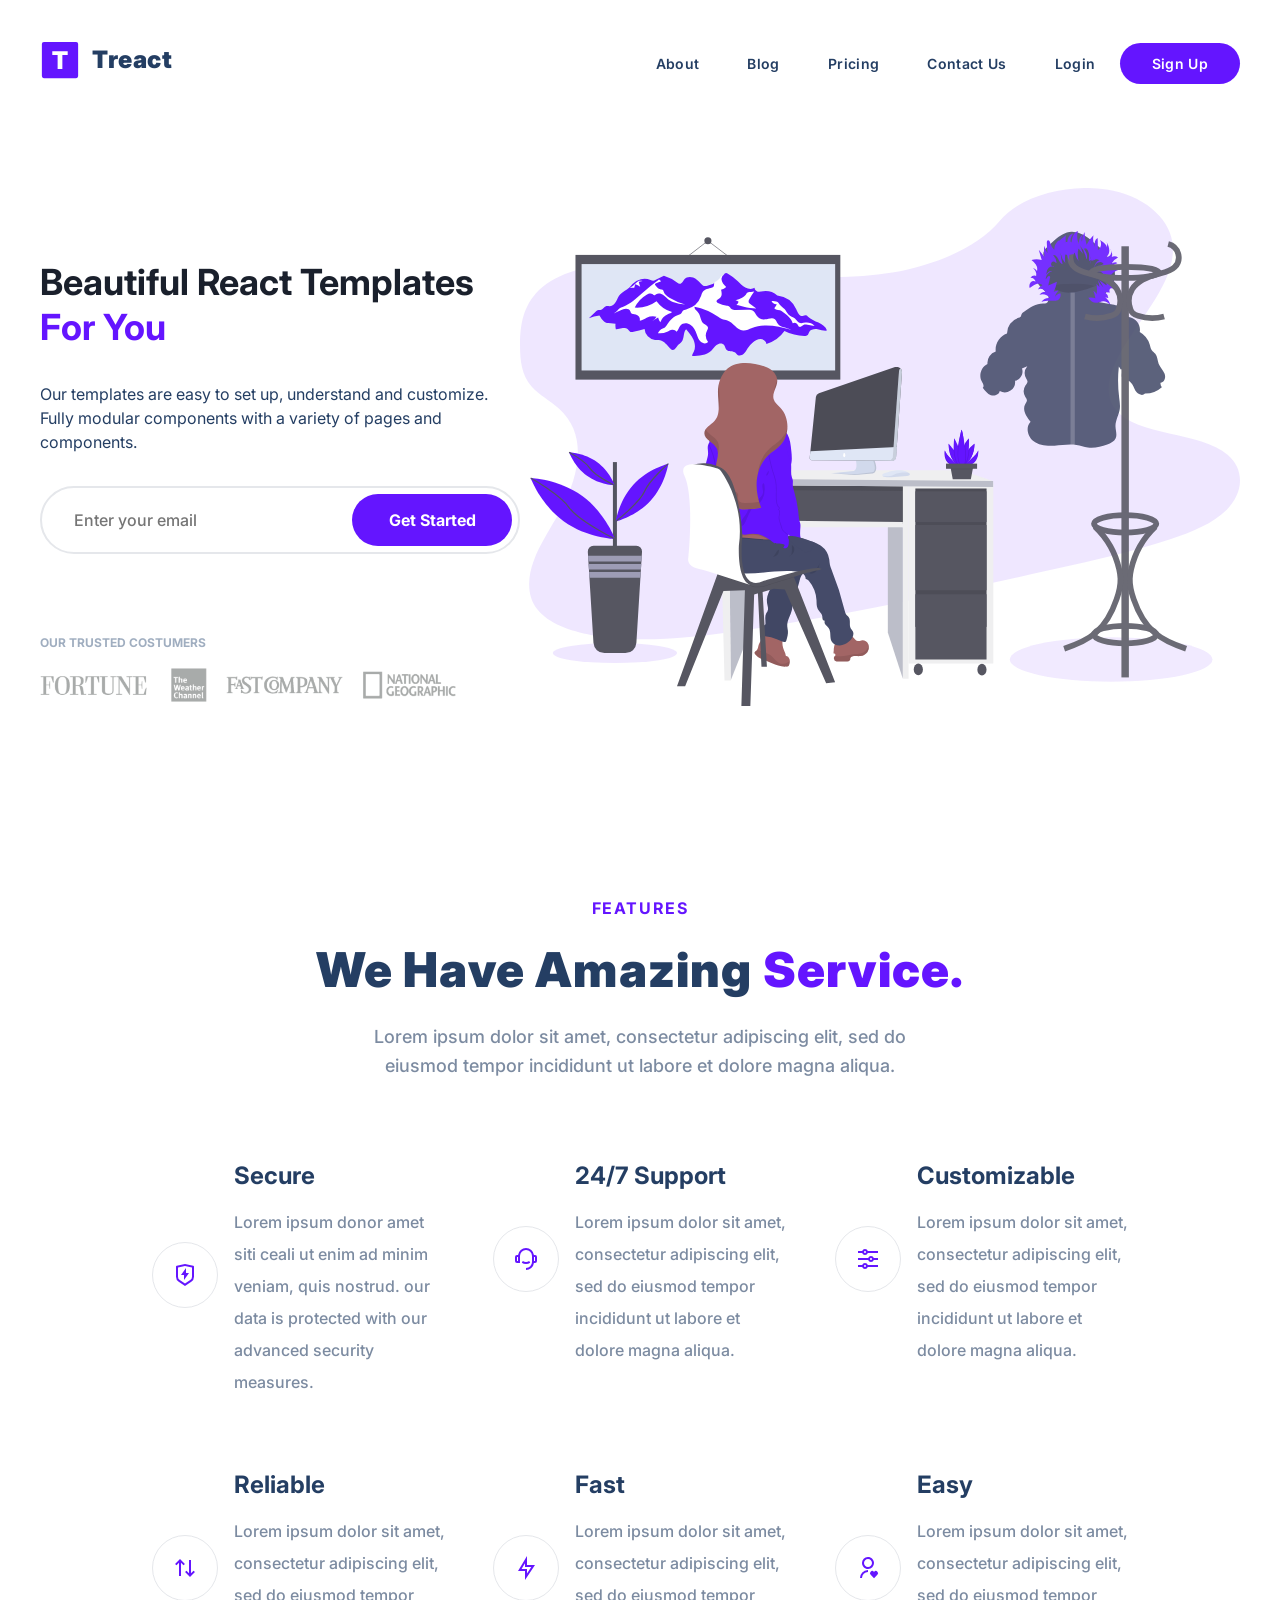
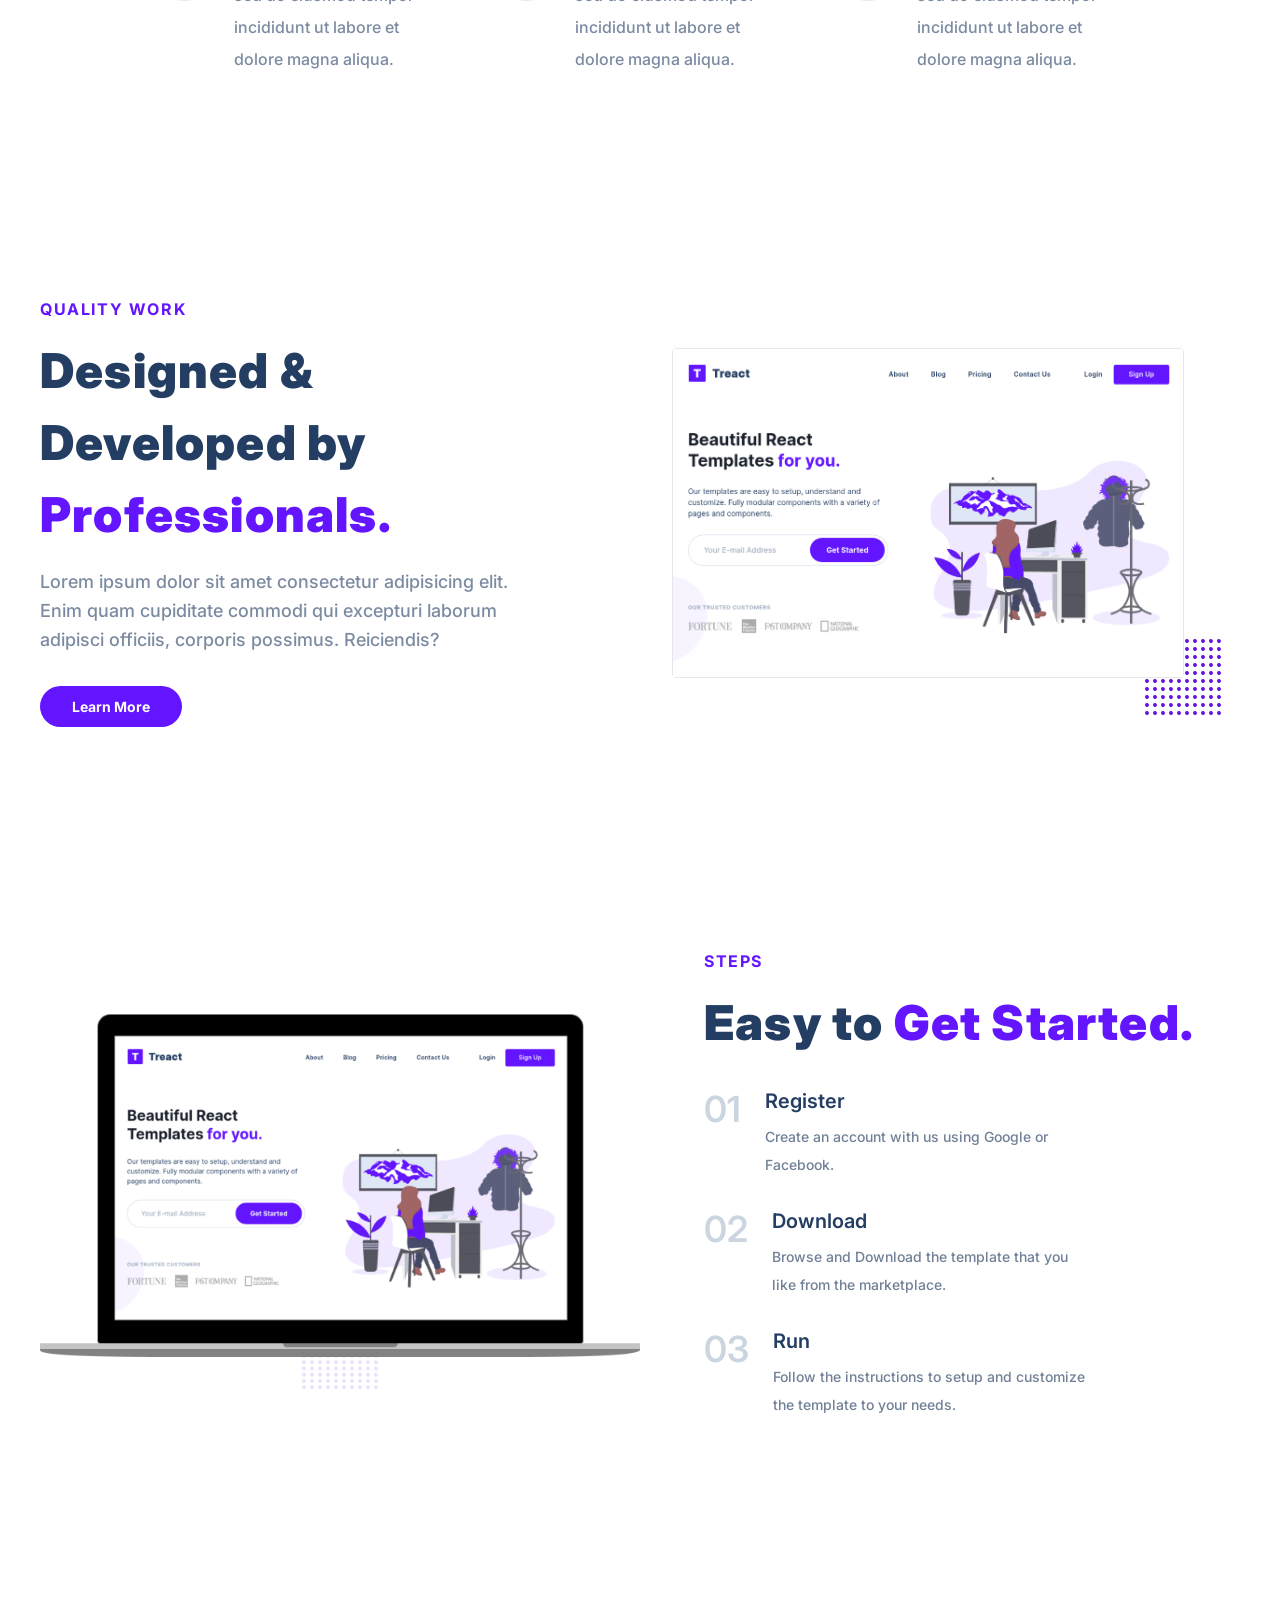
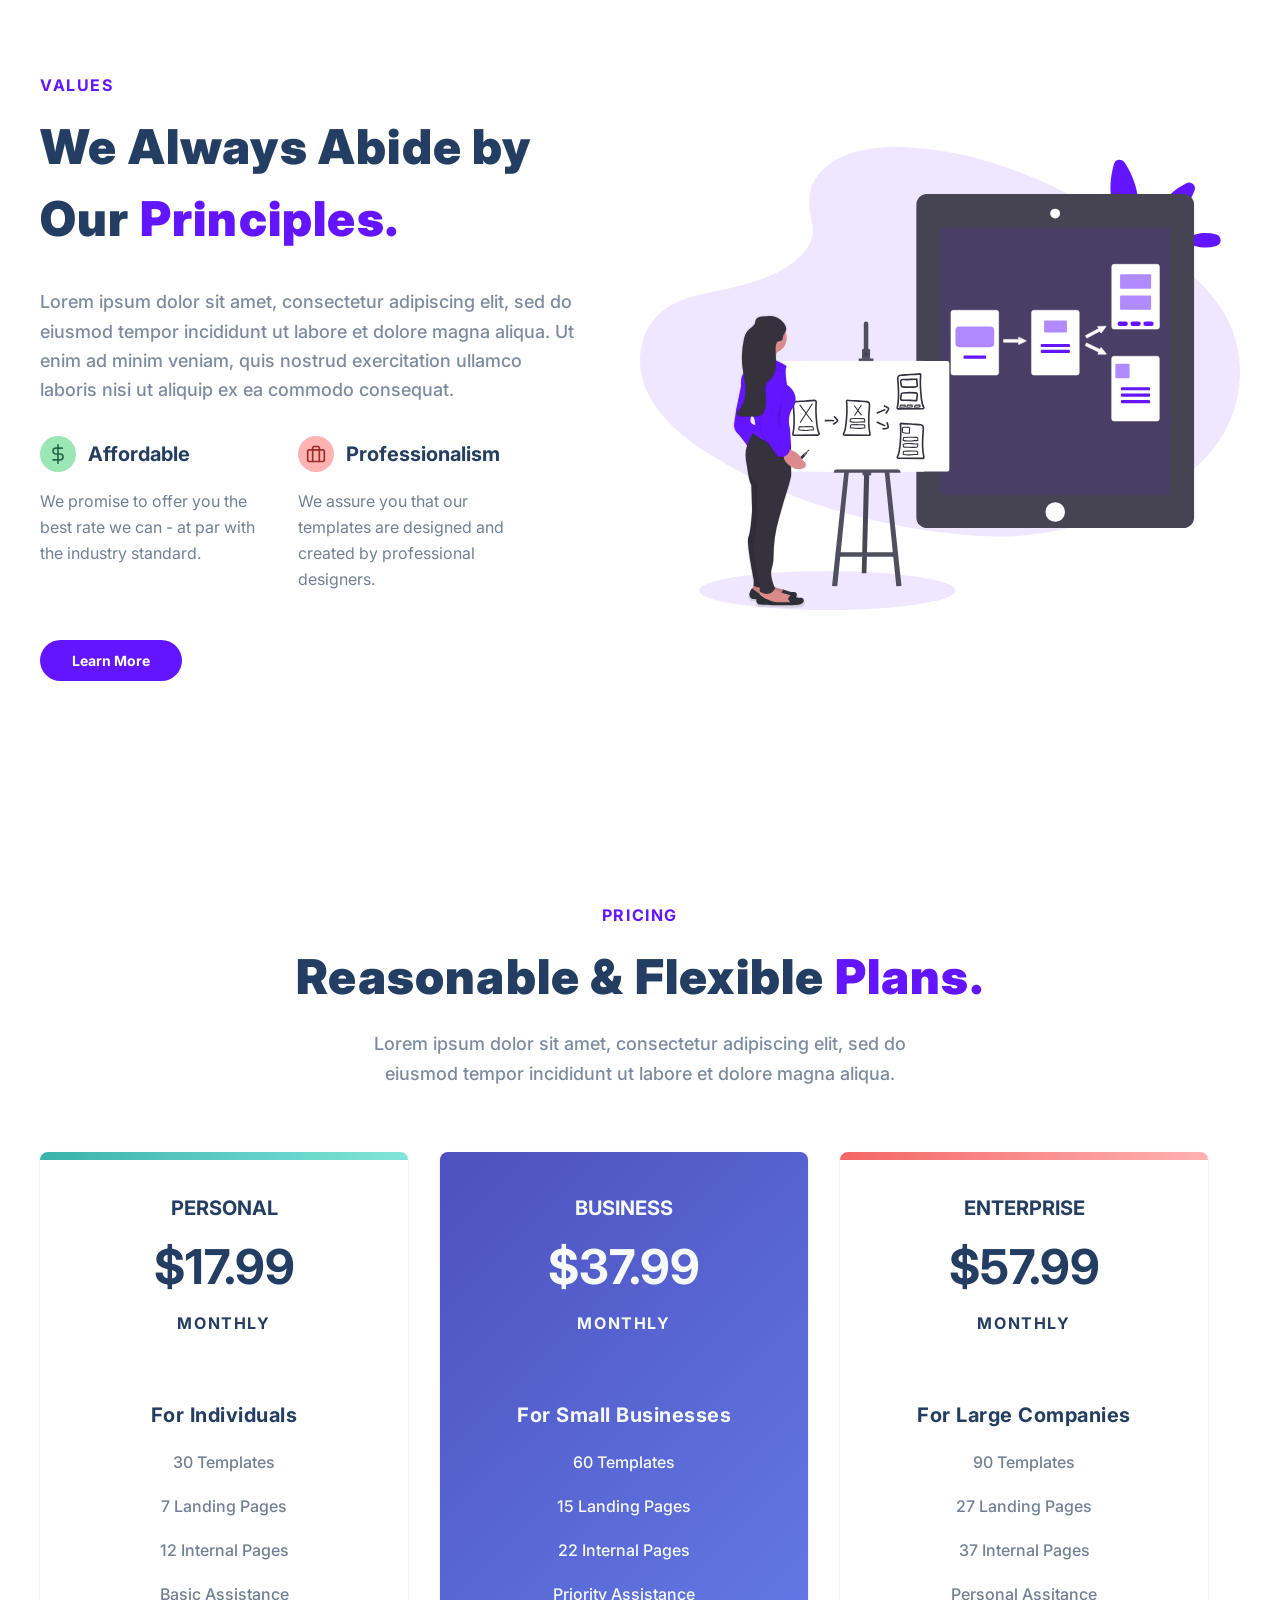
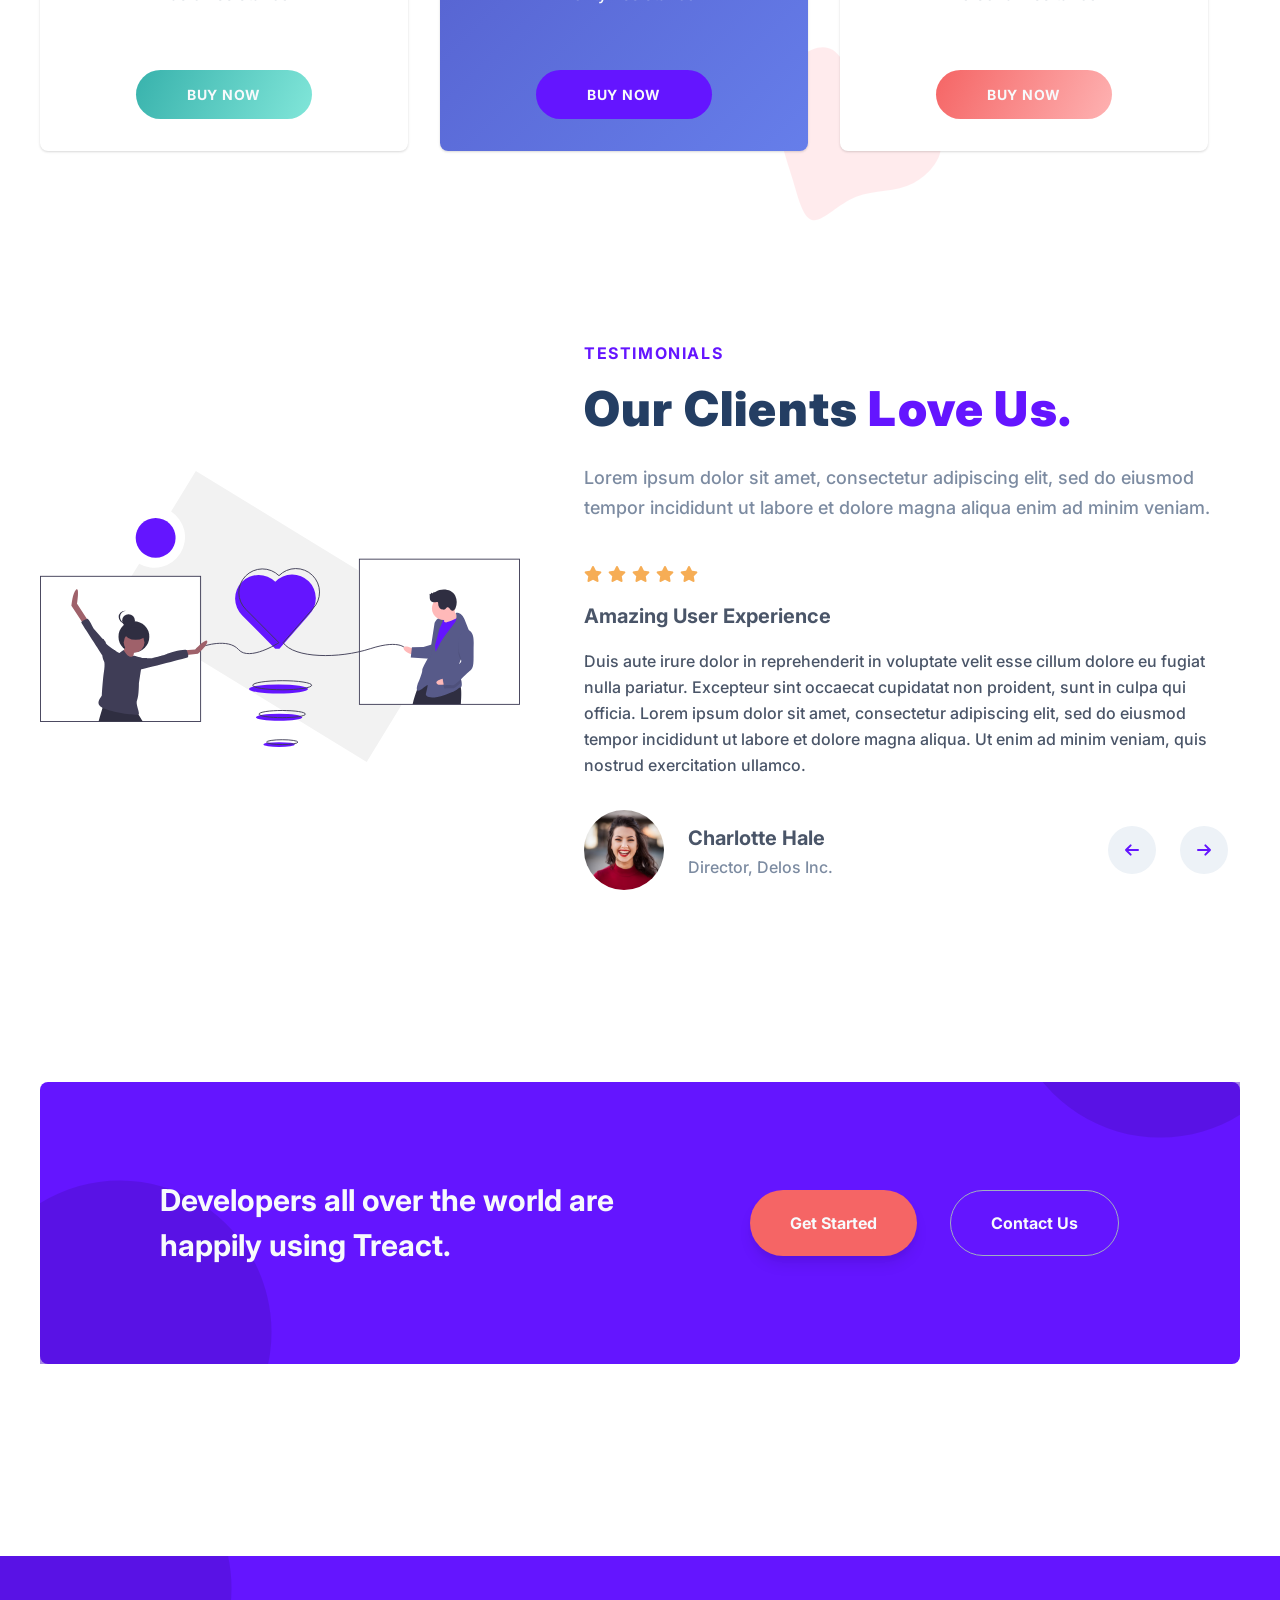
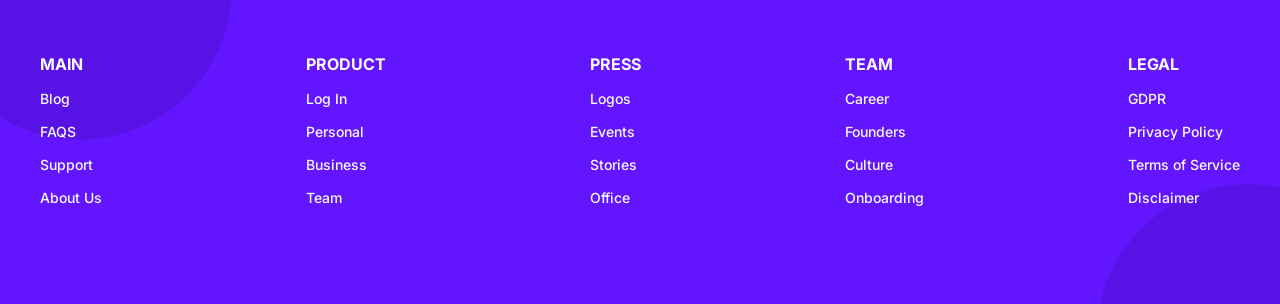
<file: index.html>
<!doctype html>
<html lang="en">
  <head>
    <meta charset="UTF-8" />
    <meta http-equiv="X-UA-Compatible" content="IE=edge" />
    <meta name="viewport" content="width=device-width, initial-scale=1.0" />
    <title>Treact</title>
    <link rel="stylesheet" href="style.css" />
    <link
      rel="stylesheet"
      href="https://pro.fontawesome.com/releases/v5.10.0/css/all.css"
      integrity="sha384-AYmEC3Yw5cVb3ZcuHtOA93w35dYTsvhLPVnYs9eStHfGJvOvKxVfELGroGkvsg+p"
      crossorigin="anonymous"
    />
    <script src="script.js"></script>
  </head>

  <body>
    <section id="landing">
      <nav>
        <div class="row nav__row">
          <div class="nav__logo">
            <img
              class="nav__logo--img"
              src="./assets/logo.2c489fc453a1783cbadacf914efa3df6.svg"
              alt="LOGO"
            />
            <div class="nav__logo--title">Treact</div>
          </div>
          <div class="nav__links">
            <a href="#" class="nav__link">About</a>
            <a href="#" class="nav__link">Blog</a>
            <a href="#" class="nav__link">Pricing</a>
            <a href="#" class="nav__link">Contact Us</a>
            <a href="#" class="nav__link login">Login</a>
            <a href="#" class="nav__link nav__link--primary">Sign Up</a>
          </div>
          <button class="btn__menu" onclick="openMenu()">
            <svg
              xmlns="http://www.w3.org/2000/svg"
              width="24"
              height="24"
              viewBox="0 0 24 24"
              fill="none"
              stroke="currentColor"
              stroke-width="2"
              stroke-linecap="round"
              stroke-linejoin="round"
              class="btn__menu--svg"
            >
              <line x1="3" y1="12" x2="21" y2="12"></line>
              <line x1="3" y1="6" x2="21" y2="6"></line>
              <line x1="3" y1="18" x2="21" y2="18"></line>
            </svg>
          </button>
        </div>
      </nav>
      <div class="modal">
        <button class="btn__menu btn__menu--close" onclick="closeMenu()">
          <svg
            xmlns="http://www.w3.org/2000/svg"
            width="24"
            height="24"
            viewBox="0 0 24 24"
            fill="none"
            stroke="currentColor"
            stroke-width="2"
            stroke-linecap="round"
            stroke-linejoin="round"
            class="light___StyledCloseIcon-lj69nl-14 fASujC"
          >
            <line x1="18" y1="6" x2="6" y2="18"></line>
            <line x1="6" y1="6" x2="18" y2="18"></line>
          </svg>
        </button>
        <div class="modal__links">
          <a class="modal__link">About</a>
          <a class="modal__link">Blog</a>
          <a class="modal__link">Pricing</a>
          <a class="modal__link">Contact Us</a>
          <a class="modal__link">Login</a>
          <a class="modal__link modal__link--primary">Sign Up</a>
        </div>
      </div>
      <header>
        <div class="container">
          <div class="row">
            <div class="header__description">
              <h1>
                Beautiful React Templates <span class="purple">For You</span>
              </h1>
              <p class="header__description--para">
                Our templates are easy to set up, understand and customize.
                Fully modular components with a variety of pages and components.
              </p>
              <div class="header__email">
                <input
                  type="text"
                  class="header__email--input"
                  placeholder="Enter your email"
                />
                <button class="header__email--btn">Get Started</button>
              </div>
              <p class="header__customers--title">OUR TRUSTED COSTUMERS</p>
              <img
                src="./assets/customers-logo-strip.680ac7c2e8ae28161d2c.png"
                class="header__customers"
              />
            </div>
            <figure class="header__img--wrapper">
              <img
                src="./assets/design-illustration-2.6da6a00b20c07c4a9b65d1870679e1b8.svg"
                class="header__img"
              />
            </figure>
          </div>
        </div>
      </header>
    </section>
    <main>
      <section id="features">
        <div class="container">
          <div class="row__narrow">
            <h4 class="section__tag">FEATURES</h4>
            <h2 class="section__title">
              We Have Amazing <span class="purple">Service.</span>
            </h2>
            <div class="section__para">
              Lorem ipsum dolor sit amet, consectetur adipiscing elit, sed do
              eiusmod tempor incididunt ut labore et dolore magna aliqua.
            </div>
            <div class="features">
              <div class="feature">
                <div class="feature__row">
                  <figure class="feature__img--wrapper">
                    <img
                      src="./assets/shield-icon.daefe14b320b14fbd9cbd18908ac93ec.svg"
                      class="feature__img"
                    />
                  </figure>
                  <div class="feature__text">
                    <h2 class="feature__title">Secure</h2>
                    <p class="feature__para">
                      Lorem ipsum donor amet siti ceali ut enim ad minim veniam,
                      quis nostrud. our data is protected with our advanced
                      security measures.
                    </p>
                  </div>
                </div>
              </div>
              <div class="feature">
                <div class="feature__row">
                  <figure class="feature__img--wrapper">
                    <img
                      src="./assets/support-icon.f9253ffa8cb6ffde5bbaa05eb5136375.svg"
                      class="feature__img"
                    />
                  </figure>
                  <div class="feature__text">
                    <h2 class="feature__title">24/7 Support</h2>
                    <p class="feature__para">
                      Lorem ipsum dolor sit amet, consectetur adipiscing elit,
                      sed do eiusmod tempor incididunt ut labore et dolore magna
                      aliqua.
                    </p>
                  </div>
                </div>
              </div>
              <div class="feature">
                <div class="feature__row">
                  <figure class="feature__img--wrapper">
                    <img
                      src="./assets/customize-icon.367468c90fd796009b97fbfba67b2c6a.svg"
                      class="feature__img"
                    />
                  </figure>
                  <div class="feature__text">
                    <h2 class="feature__title">Customizable</h2>
                    <p class="feature__para">
                      Lorem ipsum dolor sit amet, consectetur adipiscing elit,
                      sed do eiusmod tempor incididunt ut labore et dolore magna
                      aliqua.
                    </p>
                  </div>
                </div>
              </div>
              <div class="feature">
                <div class="feature__row">
                  <figure class="feature__img--wrapper">
                    <img
                      src="./assets/reliable-icon.1367510a8f0a1bec76dc425d25f92f43.svg"
                      class="feature__img"
                    />
                  </figure>
                  <div class="feature__text">
                    <h2 class="feature__title">Reliable</h2>
                    <p class="feature__para">
                      Lorem ipsum dolor sit amet, consectetur adipiscing elit,
                      sed do eiusmod tempor incididunt ut labore et dolore magna
                      aliqua.
                    </p>
                  </div>
                </div>
              </div>
              <div class="feature">
                <div class="feature__row">
                  <figure class="feature__img--wrapper">
                    <img
                      src="./assets/fast-icon.dbb971a73d4805d2fc3bcdacdb55beba.svg"
                      class="feature__img"
                    />
                  </figure>
                  <div class="feature__text">
                    <h2 class="feature__title">Fast</h2>
                    <p class="feature__para">
                      Lorem ipsum dolor sit amet, consectetur adipiscing elit,
                      sed do eiusmod tempor incididunt ut labore et dolore magna
                      aliqua.
                    </p>
                  </div>
                </div>
              </div>
              <div class="feature">
                <div class="feature__row">
                  <figure class="feature__img--wrapper">
                    <img
                      src="./assets/simple-icon.673b7e1750b2a4ef32907fc164828d00.svg"
                      class="feature__img"
                    />
                  </figure>
                  <div class="feature__text">
                    <h2 class="feature__title">Easy</h2>
                    <p class="feature__para">
                      Lorem ipsum dolor sit amet, consectetur adipiscing elit,
                      sed do eiusmod tempor incididunt ut labore et dolore magna
                      aliqua.
                    </p>
                  </div>
                </div>
              </div>
            </div>
          </div>
        </div>
      </section>
      <section id="quality">
        <div class="container">
          <div class="row">
            <div class="quality__description">
              <div class="section__tag">QUALITY WORK</div>
              <h2 class="section__title">
                Designed & Developed by
                <span class="purple">Professionals.</span>
              </h2>
              <p class="section__para">
                Lorem ipsum dolor sit amet consectetur adipisicing elit. Enim
                quam cupiditate commodi qui excepturi laborum adipisci officiis,
                corporis possimus. Reiciendis?
              </p>
              <button class="btn">Learn More</button>
            </div>
            <figure class="quality__img--wrapper">
              <img
                src="./assets/hero-screenshot-1.40a097b525c2f8c9808e.png"
                class="quality__img"
              />
              <svg viewBox="0 0 1280 1280" class="quality__grid">
                $0
                <path
                  d="M55 33.5C44.5 37 35 47.6 32.8 58.3c-4.3 20.6 16.3 41.2 36.9 36.9 15.5-3.2 27.5-19 26-33.9-1.1-10.5-9-21.3-19-26.2-6.1-2.9-15.5-3.6-21.7-1.6zM183 33.5c-15.1 5-25.3 21.6-22.2 36.2 2.5 11.9 13.6 23 25.4 25.5 19.4 4.1 39.5-14.2 37.5-33.9-1.1-10.5-9-21.3-19-26.2-6.1-2.9-15.5-3.6-21.7-1.6zM311 33.5c-10.5 3.5-20 14.1-22.2 24.8-4.3 20.6 16.3 41.2 36.9 36.9 15.5-3.2 27.5-19 26-33.9-1.1-10.5-9-21.3-19-26.2-6.1-2.9-15.5-3.6-21.7-1.6zM439 33.5c-10.5 3.5-20 14.1-22.2 24.8-4.3 20.6 16.3 41.2 36.9 36.9 15.5-3.2 27.5-19 26-33.9-1.1-10.5-9-21.3-19-26.2-6.1-2.9-15.5-3.6-21.7-1.6zM567 33.5c-10.5 3.5-20 14.1-22.2 24.8-4.3 20.6 16.3 41.2 36.9 36.9 15.5-3.2 27.5-19 26-33.9-1.1-10.5-9-21.3-19-26.2-6.1-2.9-15.5-3.6-21.7-1.6zM695 33.5c-10.5 3.5-20 14.1-22.2 24.8-4.3 20.6 16.3 41.2 36.9 36.9 15.5-3.2 27.5-19 26-33.9-1.1-10.5-9-21.3-19-26.2-6.1-2.9-15.5-3.6-21.7-1.6zM823 33.5c-10.5 3.5-20 14.1-22.2 24.8-4.3 20.6 16.3 41.2 36.9 36.9 15.5-3.2 27.5-19 26-33.9-1.1-10.5-9-21.3-19-26.2-6.1-2.9-15.5-3.6-21.7-1.6zM951 33.5c-10.5 3.5-20 14.1-22.2 24.8-4.3 20.6 16.3 41.2 36.9 36.9 15.5-3.2 27.5-19 26-33.9-1.1-10.5-9-21.3-19-26.2-6.1-2.9-15.5-3.6-21.7-1.6zM1079 33.5c-10.5 3.5-20 14.1-22.2 24.8-2.5 11.7 3.2 24.4 14.2 31.9 10.7 7.4 22.9 7.5 33.7.3 17.7-11.8 20.1-33.8 5.3-48.5-8.5-8.6-20.7-11.9-31-8.5zM1207 33.5c-10.5 3.5-20 14.1-22.2 24.8-2.5 11.7 3.2 24.4 14.2 31.9 10.7 7.4 22.9 7.5 33.7.3 17.7-11.8 20.1-33.8 5.3-48.5-8.5-8.6-20.7-11.9-31-8.5zM55 161.5c-10.5 3.5-20 14.1-22.2 24.8-4.3 20.6 16.3 41.2 36.9 36.9 15.5-3.2 27.5-19 26-33.9-1.1-10.5-9-21.3-19-26.2-6.1-2.9-15.5-3.6-21.7-1.6zM183 161.5c-15.1 5-25.3 21.6-22.2 36.2 2.5 11.9 13.6 23 25.4 25.5 19.4 4.1 39.5-14.2 37.5-33.9-1.1-10.5-9-21.3-19-26.2-6.1-2.9-15.5-3.6-21.7-1.6zM311 161.5c-10.5 3.5-20 14.1-22.2 24.8-4.3 20.6 16.3 41.2 36.9 36.9 15.5-3.2 27.5-19 26-33.9-1.1-10.5-9-21.3-19-26.2-6.1-2.9-15.5-3.6-21.7-1.6zM439 161.5c-10.5 3.5-20 14.1-22.2 24.8-4.3 20.6 16.3 41.2 36.9 36.9 15.5-3.2 27.5-19 26-33.9-1.1-10.5-9-21.3-19-26.2-6.1-2.9-15.5-3.6-21.7-1.6zM567 161.5c-10.5 3.5-20 14.1-22.2 24.8-4.3 20.6 16.3 41.2 36.9 36.9 15.5-3.2 27.5-19 26-33.9-1.1-10.5-9-21.3-19-26.2-6.1-2.9-15.5-3.6-21.7-1.6zM695 161.5c-10.5 3.5-20 14.1-22.2 24.8-4.3 20.6 16.3 41.2 36.9 36.9 15.5-3.2 27.5-19 26-33.9-1.1-10.5-9-21.3-19-26.2-6.1-2.9-15.5-3.6-21.7-1.6zM823 161.5c-10.5 3.5-20 14.1-22.2 24.8-4.3 20.6 16.3 41.2 36.9 36.9 15.5-3.2 27.5-19 26-33.9-1.1-10.5-9-21.3-19-26.2-6.1-2.9-15.5-3.6-21.7-1.6zM951 161.5c-10.5 3.5-20 14.1-22.2 24.8-4.3 20.6 16.3 41.2 36.9 36.9 15.5-3.2 27.5-19 26-33.9-1.1-10.5-9-21.3-19-26.2-6.1-2.9-15.5-3.6-21.7-1.6zM1079 161.5c-10.5 3.5-20 14.1-22.2 24.8-2.5 11.7 3.2 24.4 14.2 31.9 10.7 7.4 22.9 7.5 33.7.3 17.7-11.8 20.1-33.8 5.3-48.5-8.5-8.6-20.7-11.9-31-8.5zM1207 161.5c-10.5 3.5-20 14.1-22.2 24.8-2.5 11.7 3.2 24.4 14.2 31.9 10.7 7.4 22.9 7.5 33.7.3 17.7-11.8 20.1-33.8 5.3-48.5-8.5-8.6-20.7-11.9-31-8.5zM55 289.5c-10.5 3.5-20 14.1-22.2 24.8-4.3 20.6 16.3 41.2 36.9 36.9 15.5-3.2 27.5-19 26-33.9-1.1-10.5-9-21.3-19-26.2-6.1-2.9-15.5-3.6-21.7-1.6zM183 289.5c-10.5 3.5-20 14.1-22.2 24.8-4.3 20.6 16.3 41.2 36.9 36.9 15.5-3.2 27.5-19 26-33.9-1.1-10.5-9-21.3-19-26.2-6.1-2.9-15.5-3.6-21.7-1.6zM311 289.5c-10.5 3.5-20 14.1-22.2 24.8-4.3 20.6 16.3 41.2 36.9 36.9 15.5-3.2 27.5-19 26-33.9-1.1-10.5-9-21.3-19-26.2-6.1-2.9-15.5-3.6-21.7-1.6zM439 289.5c-10.5 3.5-20 14.1-22.2 24.8-4.3 20.6 16.3 41.2 36.9 36.9 15.5-3.2 27.5-19 26-33.9-1.1-10.5-9-21.3-19-26.2-6.1-2.9-15.5-3.6-21.7-1.6zM567 289.5c-10.5 3.5-20 14.1-22.2 24.8-4.3 20.6 16.3 41.2 36.9 36.9 15.5-3.2 27.5-19 26-33.9-1.1-10.5-9-21.3-19-26.2-6.1-2.9-15.5-3.6-21.7-1.6zM695 289.5c-10.5 3.5-20 14.1-22.2 24.8-4.3 20.6 16.3 41.2 36.9 36.9 15.5-3.2 27.5-19 26-33.9-1.1-10.5-9-21.3-19-26.2-6.1-2.9-15.5-3.6-21.7-1.6zM823 289.5c-10.5 3.5-20 14.1-22.2 24.8-4.3 20.6 16.3 41.2 36.9 36.9 15.5-3.2 27.5-19 26-33.9-1.1-10.5-9-21.3-19-26.2-6.1-2.9-15.5-3.6-21.7-1.6zM951 289.5c-10.5 3.5-20 14.1-22.2 24.8-4.3 20.6 16.3 41.2 36.9 36.9 15.5-3.2 27.5-19 26-33.9-1.1-10.5-9-21.3-19-26.2-6.1-2.9-15.5-3.6-21.7-1.6zM1079 289.5c-10.5 3.5-20 14.1-22.2 24.8-4.3 20.6 16.3 41.2 36.9 36.9 15.5-3.2 27.5-19 26-33.9-1.1-10.5-9-21.3-19-26.2-6.1-2.9-15.5-3.6-21.7-1.6zM1207 289.5c-10.5 3.5-20 14.1-22.2 24.8-4.3 20.6 16.3 41.2 36.9 36.9 15.5-3.2 27.5-19 26-33.9-1.1-10.5-9-21.3-19-26.2-6.1-2.9-15.5-3.6-21.7-1.6zM55 417.5c-10.5 3.5-20 14.1-22.2 24.8-4.3 20.6 16.3 41.2 36.9 36.9 15.5-3.2 27.5-19 26-33.9-1.1-10.5-9-21.3-19-26.2-6.1-2.9-15.5-3.6-21.7-1.6zM183 417.5c-10.5 3.5-20 14.1-22.2 24.8-4.3 20.6 16.3 41.2 36.9 36.9 15.5-3.2 27.5-19 26-33.9-1.1-10.5-9-21.3-19-26.2-6.1-2.9-15.5-3.6-21.7-1.6zM311 417.5c-10.5 3.5-20 14.1-22.2 24.8-4.3 20.6 16.3 41.2 36.9 36.9 15.5-3.2 27.5-19 26-33.9-1.1-10.5-9-21.3-19-26.2-6.1-2.9-15.5-3.6-21.7-1.6zM439 417.5c-10.5 3.5-20 14.1-22.2 24.8-4.3 20.6 16.3 41.2 36.9 36.9 15.5-3.2 27.5-19 26-33.9-1.1-10.5-9-21.3-19-26.2-6.1-2.9-15.5-3.6-21.7-1.6zM567 417.5c-10.5 3.5-20 14.1-22.2 24.8-4.3 20.6 16.3 41.2 36.9 36.9 15.5-3.2 27.5-19 26-33.9-1.1-10.5-9-21.3-19-26.2-6.1-2.9-15.5-3.6-21.7-1.6zM695 417.5c-10.5 3.5-20 14.1-22.2 24.8-4.3 20.6 16.3 41.2 36.9 36.9 15.5-3.2 27.5-19 26-33.9-1.1-10.5-9-21.3-19-26.2-6.1-2.9-15.5-3.6-21.7-1.6zM823 417.5c-10.5 3.5-20 14.1-22.2 24.8-4.3 20.6 16.3 41.2 36.9 36.9 15.5-3.2 27.5-19 26-33.9-1.1-10.5-9-21.3-19-26.2-6.1-2.9-15.5-3.6-21.7-1.6zM951 417.5c-10.5 3.5-20 14.1-22.2 24.8-4.3 20.6 16.3 41.2 36.9 36.9 15.5-3.2 27.5-19 26-33.9-1.1-10.5-9-21.3-19-26.2-6.1-2.9-15.5-3.6-21.7-1.6zM1079 417.5c-10.5 3.5-20 14.1-22.2 24.8-4.3 20.6 16.3 41.2 36.9 36.9 15.5-3.2 27.5-19 26-33.9-1.1-10.5-9-21.3-19-26.2-6.1-2.9-15.5-3.6-21.7-1.6zM1207 417.5c-10.5 3.5-20 14.1-22.2 24.8-4.3 20.6 16.3 41.2 36.9 36.9 15.5-3.2 27.5-19 26-33.9-1.1-10.5-9-21.3-19-26.2-6.1-2.9-15.5-3.6-21.7-1.6zM55 545.5c-10.5 3.5-20 14.1-22.2 24.8-4.3 20.6 16.3 41.2 36.9 36.9 15.5-3.2 27.5-19 26-33.9-1.1-10.5-9-21.3-19-26.2-6.1-2.9-15.5-3.6-21.7-1.6zM183 545.5c-10.5 3.5-20 14.1-22.2 24.8-4.3 20.6 16.3 41.2 36.9 36.9 15.5-3.2 27.5-19 26-33.9-1.1-10.5-9-21.3-19-26.2-6.1-2.9-15.5-3.6-21.7-1.6zM311 545.5c-10.5 3.5-20 14.1-22.2 24.8-4.3 20.6 16.3 41.2 36.9 36.9 15.5-3.2 27.5-19 26-33.9-1.1-10.5-9-21.3-19-26.2-6.1-2.9-15.5-3.6-21.7-1.6zM439 545.5c-10.5 3.5-20 14.1-22.2 24.8-4.3 20.6 16.3 41.2 36.9 36.9 15.5-3.2 27.5-19 26-33.9-1.1-10.5-9-21.3-19-26.2-6.1-2.9-15.5-3.6-21.7-1.6zM567 545.5c-10.5 3.5-20 14.1-22.2 24.8-4.3 20.6 16.3 41.2 36.9 36.9 15.5-3.2 27.5-19 26-33.9-1.1-10.5-9-21.3-19-26.2-6.1-2.9-15.5-3.6-21.7-1.6zM695 545.5c-10.5 3.5-20 14.1-22.2 24.8-4.3 20.6 16.3 41.2 36.9 36.9 15.5-3.2 27.5-19 26-33.9-1.1-10.5-9-21.3-19-26.2-6.1-2.9-15.5-3.6-21.7-1.6zM823 545.5c-10.5 3.5-20 14.1-22.2 24.8-4.3 20.6 16.3 41.2 36.9 36.9 15.5-3.2 27.5-19 26-33.9-1.1-10.5-9-21.3-19-26.2-6.1-2.9-15.5-3.6-21.7-1.6zM951 545.5c-10.5 3.5-20 14.1-22.2 24.8-4.3 20.6 16.3 41.2 36.9 36.9 15.5-3.2 27.5-19 26-33.9-1.1-10.5-9-21.3-19-26.2-6.1-2.9-15.5-3.6-21.7-1.6zM1079 545.5c-10.5 3.5-20 14.1-22.2 24.8-4.3 20.6 16.3 41.2 36.9 36.9 15.5-3.2 27.5-19 26-33.9-1.1-10.5-9-21.3-19-26.2-6.1-2.9-15.5-3.6-21.7-1.6zM1207 545.5c-10.5 3.5-20 14.1-22.2 24.8-4.3 20.6 16.3 41.2 36.9 36.9 15.5-3.2 27.5-19 26-33.9-1.1-10.5-9-21.3-19-26.2-6.1-2.9-15.5-3.6-21.7-1.6zM55 673.5c-10.5 3.5-20 14.1-22.2 24.8-4.3 20.6 16.3 41.2 36.9 36.9 15.5-3.2 27.5-19 26-33.9-1.1-10.5-9-21.3-19-26.2-6.1-2.9-15.5-3.6-21.7-1.6zM183 673.5c-10.5 3.5-20 14.1-22.2 24.8-4.3 20.6 16.3 41.2 36.9 36.9 15.5-3.2 27.5-19 26-33.9-1.1-10.5-9-21.3-19-26.2-6.1-2.9-15.5-3.6-21.7-1.6zM311 673.5c-10.5 3.5-20 14.1-22.2 24.8-4.3 20.6 16.3 41.2 36.9 36.9 15.5-3.2 27.5-19 26-33.9-1.1-10.5-9-21.3-19-26.2-6.1-2.9-15.5-3.6-21.7-1.6zM439 673.5c-10.5 3.5-20 14.1-22.2 24.8-4.3 20.6 16.3 41.2 36.9 36.9 15.5-3.2 27.5-19 26-33.9-1.1-10.5-9-21.3-19-26.2-6.1-2.9-15.5-3.6-21.7-1.6zM567 673.5c-10.5 3.5-20 14.1-22.2 24.8-4.3 20.6 16.3 41.2 36.9 36.9 15.5-3.2 27.5-19 26-33.9-1.1-10.5-9-21.3-19-26.2-6.1-2.9-15.5-3.6-21.7-1.6zM695 673.5c-10.5 3.5-20 14.1-22.2 24.8-4.3 20.6 16.3 41.2 36.9 36.9 15.5-3.2 27.5-19 26-33.9-1.1-10.5-9-21.3-19-26.2-6.1-2.9-15.5-3.6-21.7-1.6zM823 673.5c-10.5 3.5-20 14.1-22.2 24.8-4.3 20.6 16.3 41.2 36.9 36.9 15.5-3.2 27.5-19 26-33.9-1.1-10.5-9-21.3-19-26.2-6.1-2.9-15.5-3.6-21.7-1.6zM951 673.5c-10.5 3.5-20 14.1-22.2 24.8-4.3 20.6 16.3 41.2 36.9 36.9 15.5-3.2 27.5-19 26-33.9-1.1-10.5-9-21.3-19-26.2-6.1-2.9-15.5-3.6-21.7-1.6zM1079 673.5c-10.5 3.5-20 14.1-22.2 24.8-4.3 20.6 16.3 41.2 36.9 36.9 15.5-3.2 27.5-19 26-33.9-1.1-10.5-9-21.3-19-26.2-6.1-2.9-15.5-3.6-21.7-1.6zM1207 673.5c-10.5 3.5-20 14.1-22.2 24.8-4.3 20.6 16.3 41.2 36.9 36.9 15.5-3.2 27.5-19 26-33.9-1.1-10.5-9-21.3-19-26.2-6.1-2.9-15.5-3.6-21.7-1.6zM55 801.5c-10.5 3.5-20 14.1-22.2 24.8-4.3 20.6 16.3 41.2 36.9 36.9 15.5-3.2 27.5-19 26-33.9-1.1-10.5-9-21.3-19-26.2-6.1-2.9-15.5-3.6-21.7-1.6zM183 801.5c-10.5 3.5-20 14.1-22.2 24.8-4.3 20.6 16.3 41.2 36.9 36.9 15.5-3.2 27.5-19 26-33.9-1.1-10.5-9-21.3-19-26.2-6.1-2.9-15.5-3.6-21.7-1.6zM311 801.5c-10.5 3.5-20 14.1-22.2 24.8-2.5 11.7 3.2 24.4 14.2 31.9 10.7 7.4 22.9 7.5 33.7.3 17.7-11.8 20.1-33.8 5.3-48.5-8.5-8.6-20.7-11.9-31-8.5zM439 801.5c-10.5 3.5-20 14.1-22.2 24.8-2.5 11.7 3.2 24.4 14.2 31.9 10.7 7.4 22.9 7.5 33.7.3 17.7-11.8 20.1-33.8 5.3-48.5-8.5-8.6-20.7-11.9-31-8.5zM567 801.5c-15.1 5-25.3 21.6-22.2 36.2 2.5 11.9 13.6 23 25.5 25.5 19.3 4.1 39.4-14.2 37.4-33.9-1.1-10.5-9-21.3-19-26.2-6.1-2.9-15.5-3.6-21.7-1.6zM695 801.5c-15.1 5-25.3 21.6-22.2 36.2 2.5 11.9 13.6 23 25.5 25.5 19.3 4.1 39.4-14.2 37.4-33.9-1.1-10.5-9-21.3-19-26.2-6.1-2.9-15.5-3.6-21.7-1.6zM823 801.5c-15.1 5-25.3 21.6-22.2 36.2 2.5 11.9 13.6 23 25.5 25.5 19.3 4.1 39.4-14.2 37.4-33.9-1.1-10.5-9-21.3-19-26.2-6.1-2.9-15.5-3.6-21.7-1.6zM951 801.5c-15.1 5-25.3 21.6-22.2 36.2 2.5 11.9 13.6 23 25.5 25.5 19.3 4.1 39.4-14.2 37.4-33.9-1.1-10.5-9-21.3-19-26.2-6.1-2.9-15.5-3.6-21.7-1.6zM1079 801.5c-10.5 3.5-20 14.1-22.2 24.8-4.3 20.6 16.3 41.2 36.9 36.9 15.5-3.2 27.5-19 26-33.9-1.1-10.5-9-21.3-19-26.2-6.1-2.9-15.5-3.6-21.7-1.6zM1207 801.5c-10.5 3.5-20 14.1-22.2 24.8-4.3 20.6 16.3 41.2 36.9 36.9 15.5-3.2 27.5-19 26-33.9-1.1-10.5-9-21.3-19-26.2-6.1-2.9-15.5-3.6-21.7-1.6zM55 929.5c-10.5 3.5-20 14.1-22.2 24.8-4.3 20.6 16.3 41.2 36.9 36.9 15.5-3.2 27.5-19 26-33.9-1.1-10.5-9-21.3-19-26.2-6.1-2.9-15.5-3.6-21.7-1.6zM183 929.5c-10.5 3.5-20 14.1-22.2 24.8-4.3 20.6 16.3 41.2 36.9 36.9 15.5-3.2 27.5-19 26-33.9-1.1-10.5-9-21.3-19-26.2-6.1-2.9-15.5-3.6-21.7-1.6zM311 929.5c-10.5 3.5-20 14.1-22.2 24.8-2.5 11.7 3.2 24.4 14.2 31.9 10.7 7.4 22.9 7.5 33.7.3 17.7-11.8 20.1-33.8 5.3-48.5-8.5-8.6-20.7-11.9-31-8.5zM439 929.5c-10.5 3.5-20 14.1-22.2 24.8-2.5 11.7 3.2 24.4 14.2 31.9 10.7 7.4 22.9 7.5 33.7.3 17.7-11.8 20.1-33.8 5.3-48.5-8.5-8.6-20.7-11.9-31-8.5zM567 929.5c-15.1 5-25.3 21.6-22.2 36.2 2.5 11.9 13.6 23 25.5 25.5 19.3 4.1 39.4-14.2 37.4-33.9-1.1-10.5-9-21.3-19-26.2-6.1-2.9-15.5-3.6-21.7-1.6zM695 929.5c-15.1 5-25.3 21.6-22.2 36.2 2.5 11.9 13.6 23 25.5 25.5 19.3 4.1 39.4-14.2 37.4-33.9-1.1-10.5-9-21.3-19-26.2-6.1-2.9-15.5-3.6-21.7-1.6zM823 929.5c-15.1 5-25.3 21.6-22.2 36.2 2.5 11.9 13.6 23 25.5 25.5 19.3 4.1 39.4-14.2 37.4-33.9-1.1-10.5-9-21.3-19-26.2-6.1-2.9-15.5-3.6-21.7-1.6zM951 929.5c-15.1 5-25.3 21.6-22.2 36.2 2.5 11.9 13.6 23 25.5 25.5 19.3 4.1 39.4-14.2 37.4-33.9-1.1-10.5-9-21.3-19-26.2-6.1-2.9-15.5-3.6-21.7-1.6zM1079 929.5c-10.5 3.5-20 14.1-22.2 24.8-4.3 20.6 16.3 41.2 36.9 36.9 15.5-3.2 27.5-19 26-33.9-1.1-10.5-9-21.3-19-26.2-6.1-2.9-15.5-3.6-21.7-1.6zM1207 929.5c-10.5 3.5-20 14.1-22.2 24.8-4.3 20.6 16.3 41.2 36.9 36.9 15.5-3.2 27.5-19 26-33.9-1.1-10.5-9-21.3-19-26.2-6.1-2.9-15.5-3.6-21.7-1.6zM55 1057.5c-10.5 3.5-20 14.1-22.2 24.8-4.3 20.6 16.3 41.2 36.9 36.9 15.5-3.2 27.5-19 26-33.9-1.1-10.5-9-21.3-19-26.2-6.1-2.9-15.5-3.6-21.7-1.6zM183 1057.5c-10.5 3.5-20 14.1-22.2 24.8-4.3 20.6 16.3 41.2 36.9 36.9 15.5-3.2 27.5-19 26-33.9-1.1-10.5-9-21.3-19-26.2-6.1-2.9-15.5-3.6-21.7-1.6zM311 1057.5c-10.5 3.5-20 14.1-22.2 24.8-2.5 11.7 3.2 24.4 14.2 31.9 10.7 7.4 22.9 7.5 33.7.3 17.7-11.8 20.1-33.8 5.3-48.5-8.5-8.6-20.7-11.9-31-8.5zM439 1057.5c-10.5 3.5-20 14.1-22.2 24.8-2.5 11.7 3.2 24.4 14.2 31.9 10.7 7.4 22.9 7.5 33.7.3 17.7-11.8 20.1-33.8 5.3-48.5-8.5-8.6-20.7-11.9-31-8.5zM567 1057.5c-10.5 3.5-20 14.1-22.2 24.8-4.3 20.6 16.3 41.2 36.9 36.9 15.5-3.2 27.5-19 26-33.9-1.1-10.5-9-21.3-19-26.2-6.1-2.9-15.5-3.6-21.7-1.6zM695 1057.5c-10.5 3.5-20 14.1-22.2 24.8-4.3 20.6 16.3 41.2 36.9 36.9 15.5-3.2 27.5-19 26-33.9-1.1-10.5-9-21.3-19-26.2-6.1-2.9-15.5-3.6-21.7-1.6zM823 1057.5c-10.5 3.5-20 14.1-22.2 24.8-4.3 20.6 16.3 41.2 36.9 36.9 15.5-3.2 27.5-19 26-33.9-1.1-10.5-9-21.3-19-26.2-6.1-2.9-15.5-3.6-21.7-1.6zM951 1057.5c-10.5 3.5-20 14.1-22.2 24.8-4.3 20.6 16.3 41.2 36.9 36.9 15.5-3.2 27.5-19 26-33.9-1.1-10.5-9-21.3-19-26.2-6.1-2.9-15.5-3.6-21.7-1.6zM1079 1057.5c-10.5 3.5-20 14.1-22.2 24.8-4.3 20.6 16.3 41.2 36.9 36.9 15.5-3.2 27.5-19 26-33.9-1.1-10.5-9-21.3-19-26.2-6.1-2.9-15.5-3.6-21.7-1.6zM1207 1057.5c-10.5 3.5-20 14.1-22.2 24.8-4.3 20.6 16.3 41.2 36.9 36.9 15.5-3.2 27.5-19 26-33.9-1.1-10.5-9-21.3-19-26.2-6.1-2.9-15.5-3.6-21.7-1.6zM55 1185.5c-10.5 3.5-20 14.1-22.2 24.8-4.3 20.6 16.3 41.2 36.9 36.9 15.5-3.2 27.5-19 26-33.9-1.1-10.5-9-21.3-19-26.2-6.1-2.9-15.5-3.6-21.7-1.6zM183 1185.5c-10.5 3.5-20 14.1-22.2 24.8-4.3 20.6 16.3 41.2 36.9 36.9 15.5-3.2 27.5-19 26-33.9-1.1-10.5-9-21.3-19-26.2-6.1-2.9-15.5-3.6-21.7-1.6zM311 1185.5c-10.5 3.5-20 14.1-22.2 24.8-4.3 20.6 16.3 41.2 36.9 36.9 15.5-3.2 27.5-19 26-33.9-1.1-10.5-9-21.3-19-26.2-6.1-2.9-15.5-3.6-21.7-1.6zM439 1185.5c-10.5 3.5-20 14.1-22.2 24.8-4.3 20.6 16.3 41.2 36.9 36.9 15.5-3.2 27.5-19 26-33.9-1.1-10.5-9-21.3-19-26.2-6.1-2.9-15.5-3.6-21.7-1.6zM567 1185.5c-10.5 3.5-20 14.1-22.2 24.8-4.3 20.6 16.3 41.2 36.9 36.9 15.5-3.2 27.5-19 26-33.9-1.1-10.5-9-21.3-19-26.2-6.1-2.9-15.5-3.6-21.7-1.6zM695 1185.5c-10.5 3.5-20 14.1-22.2 24.8-4.3 20.6 16.3 41.2 36.9 36.9 15.5-3.2 27.5-19 26-33.9-1.1-10.5-9-21.3-19-26.2-6.1-2.9-15.5-3.6-21.7-1.6zM823 1185.5c-10.5 3.5-20 14.1-22.2 24.8-4.3 20.6 16.3 41.2 36.9 36.9 15.5-3.2 27.5-19 26-33.9-1.1-10.5-9-21.3-19-26.2-6.1-2.9-15.5-3.6-21.7-1.6zM951 1185.5c-10.5 3.5-20 14.1-22.2 24.8-4.3 20.6 16.3 41.2 36.9 36.9 15.5-3.2 27.5-19 26-33.9-1.1-10.5-9-21.3-19-26.2-6.1-2.9-15.5-3.6-21.7-1.6zM1079 1185.5c-10.5 3.5-20 14.1-22.2 24.8-4.3 20.6 16.3 41.2 36.9 36.9 15.5-3.2 27.5-19 26-33.9-1.1-10.5-9-21.3-19-26.2-6.1-2.9-15.5-3.6-21.7-1.6zM1207 1185.5c-10.5 3.5-20 14.1-22.2 24.8-4.3 20.6 16.3 41.2 36.9 36.9 15.5-3.2 27.5-19 26-33.9-1.1-10.5-9-21.3-19-26.2-6.1-2.9-15.5-3.6-21.7-1.6z"
                ></path>
                = $0
              </svg>
            </figure>
          </div>
        </div>
      </section>
      <section id="steps">
        <div class="container">
          <div class="row">
            <figure class="steps__img--wrapper">
              <img
                src="./assets/hero-screenshot-2.241aac1fbc66db29d873.png"
                class="steps__img"
                alt="Dashboard Screenshot"
              />
              <svg
                viewBox="0 0 1280 1280"
                class="steps__grid"
                xmlns="http://www.w3.org/2000/svg"
              >
                <defs>
                  <path
                    id="line-of-balls"
                    d="M55 33.5C44.5 37 35 47.6 32.8 58.3c-4.3 20.6 16.3 41.2 36.9 36.9 15.5-3.2 27.5-19 26-33.9-1.1-10.5-9-21.3-19-26.2-6.1-2.9-15.5-3.6-21.7-1.6zM183 33.5c-15.1 5-25.3 21.6-22.2 36.2 2.5 11.9 13.6 23 25.4 25.5 19.4 4.1 39.5-14.2 37.5-33.9-1.1-10.5-9-21.3-19-26.2-6.1-2.9-15.5-3.6-21.7-1.6zM311 33.5c-10.5 3.5-20 14.1-22.2 24.8-4.3 20.6 16.3 41.2 36.9 36.9 15.5-3.2 27.5-19 26-33.9-1.1-10.5-9-21.3-19-26.2-6.1-2.9-15.5-3.6-21.7-1.6zM439 33.5c-10.5 3.5-20 14.1-22.2 24.8-4.3 20.6 16.3 41.2 36.9 36.9 15.5-3.2 27.5-19 26-33.9-1.1-10.5-9-21.3-19-26.2-6.1-2.9-15.5-3.6-21.7-1.6zM567 33.5c-10.5 3.5-20 14.1-22.2 24.8-4.3 20.6 16.3 41.2 36.9 36.9 15.5-3.2 27.5-19 26-33.9-1.1-10.5-9-21.3-19-26.2-6.1-2.9-15.5-3.6-21.7-1.6zM695 33.5c-10.5 3.5-20 14.1-22.2 24.8-4.3 20.6 16.3 41.2 36.9 36.9 15.5-3.2 27.5-19 26-33.9-1.1-10.5-9-21.3-19-26.2-6.1-2.9-15.5-3.6-21.7-1.6zM823 33.5c-10.5 3.5-20 14.1-22.2 24.8-4.3 20.6 16.3 41.2 36.9 36.9 15.5-3.2 27.5-19 26-33.9-1.1-10.5-9-21.3-19-26.2-6.1-2.9-15.5-3.6-21.7-1.6zM951 33.5c-10.5 3.5-20 14.1-22.2 24.8-4.3 20.6 16.3 41.2 36.9 36.9 15.5-3.2 27.5-19 26-33.9-1.1-10.5-9-21.3-19-26.2-6.1-2.9-15.5-3.6-21.7-1.6zM1079 33.5c-10.5 3.5-20 14.1-22.2 24.8-2.5 11.7 3.2 24.4 14.2 31.9 10.7 7.4 22.9 7.5 33.7.3 17.7-11.8 20.1-33.8 5.3-48.5-8.5-8.6-20.7-11.9-31-8.5zM1207 33.5c-10.5 3.5-20 14.1-22.2 24.8-2.5 11.7 3.2 24.4 14.2 31.9 10.7 7.4 22.9 7.5 33.7.3 17.7-11.8 20.1-33.8 5.3-48.5-8.5-8.6-20.7-11.9-31-8.5z"
                  ></path>
                </defs>

                <!-- Repeat the line 10 times with vertical spacing -->
                <g fill="rgba(100, 21, 255, 0.15)">
                  <use href="#line-of-balls" transform="translate(0, 0)"></use>
                  <use
                    href="#line-of-balls"
                    transform="translate(0, 100)"
                  ></use>
                  <use
                    href="#line-of-balls"
                    transform="translate(0, 200)"
                  ></use>
                  <use
                    href="#line-of-balls"
                    transform="translate(0, 300)"
                  ></use>
                  <use
                    href="#line-of-balls"
                    transform="translate(0, 400)"
                  ></use>
                  <use
                    href="#line-of-balls"
                    transform="translate(0, 500)"
                  ></use>
                  <use
                    href="#line-of-balls"
                    transform="translate(0, 600)"
                  ></use>
                  <use
                    href="#line-of-balls"
                    transform="translate(0, 700)"
                  ></use>
                  <use
                    href="#line-of-balls"
                    transform="translate(0, 800)"
                  ></use>
                  <use
                    href="#line-of-balls"
                    transform="translate(0, 900)"
                  ></use>
                </g>
              </svg>
            </figure>
            <div class="steps__description">
              <div class="section__tag">STEPS</div>
              <h2 class="section__title">
                Easy to <span class="purple"> Get Started.</span>
              </h2>
              <div class="steps__list">
                <div class="step">
                  <div class="step__number">01</div>
                  <div class="step__description">
                    <div class="step__title">Register</div>
                    <p class="step__para">
                      Create an account with us using Google or Facebook.
                    </p>
                  </div>
                </div>
                <div class="step">
                  <div class="step__number">02</div>
                  <div class="step__description">
                    <div class="step__title">Download</div>
                    <p class="step__para">
                      Browse and Download the template that you like from the
                      marketplace.
                    </p>
                  </div>
                </div>
                <div class="step">
                  <div class="step__number">03</div>
                  <div class="step__description">
                    <div class="step__title">Run</div>
                    <p class="step__para">
                      Follow the instructions to setup and customize the
                      template to your needs.
                    </p>
                  </div>
                </div>
              </div>
            </div>
          </div>
        </div>
      </section>

      <section id="values">
        <div class="container">
          <div class="row">
            <div class="values__description">
              <div class="section__tag">VALUES</div>

              <h2 class="section__title">
                We Always Abide by Our
                <span class="purple">Principles.</span>
              </h2>

              <div class="section__para">
                Lorem ipsum dolor sit amet, consectetur adipiscing elit, sed do
                eiusmod tempor incididunt ut labore et dolore magna aliqua. Ut
                enim ad minim veniam, quis nostrud exercitation ullamco laboris
                nisi ut aliquip ex ea commodo consequat.
              </div>

              <div class="values__list">
                <div class="value">
                  <div class="value__title">
                    <figure class="value__img--wrapper">
                      <svg
                        xmlns="http://www.w3.org/2000/svg"
                        width="24"
                        height="24"
                        viewBox="0 0 24 24"
                        fill="none"
                        stroke="rgba(39, 103, 73, 1)"
                        stroke-width="2"
                        stroke-linecap="round"
                        stroke-linejoin="round"
                        class="value__img"
                      >
                        <line x1="12" y1="1" x2="12" y2="23"></line>
                        <path
                          d="M17 5H9.5a3.5 3.5 0 0 0 0 7h5a3.5 3.5 0 0 1 0 7H6"
                        ></path>
                      </svg>
                    </figure>

                    <div class="value__name">Affordable</div>
                  </div>

                  <div class="value__para">
                    We promise to offer you the best rate we can - at par with
                    the industry standard.
                  </div>
                </div>

                <div class="value">
                  <div class="value__title">
                    <figure class="value__img--wrapper">
                      <svg
                        xmlns="http://www.w3.org/2000/svg"
                        width="24"
                        height="24"
                        viewBox="0 0 24 24"
                        fill="none"
                        stroke="rgba(155, 44, 44, 1)"
                        stroke-width="2"
                        stroke-linecap="round"
                        stroke-linejoin="round"
                        class="value__img"
                      >
                        <rect
                          x="2"
                          y="7"
                          width="20"
                          height="14"
                          rx="2"
                          ry="2"
                        ></rect>
                        <path
                          d="M16 21V5a2 2 0 0 0-2-2h-4a2 2 0 0 0-2 2v16"
                        ></path>
                      </svg>
                    </figure>

                    <div class="value__name">Professionalism</div>
                  </div>

                  <div class="value__para">
                    We assure you that our templates are designed and created by
                    professional designers.
                  </div>
                </div>
              </div>

              <button class="btn">Learn More</button>
            </div>

            <img
              class="values__img"
              src="./assets/prototype-illustration.21bc4b3f612a2f257c3d361067582485.svg"
              alt="Values illustration"
            />
          </div>
        </div>
      </section>
      <section id="pricing">
        <div class="container">
          <div class="row">
            <div class="section__tag">pricing</div>
            <h2 class="section__title">
              Reasonable & Flexible <span class="purple">Plans.</span>
            </h2>
            <p class="section__para">
              Lorem ipsum dolor sit amet, consectetur adipiscing elit, sed do
              eiusmod tempor incididunt ut labore et dolore magna aliqua.
            </p>
            <div class="plans">
              <div class="plan">
                <div class="plan__stripe"></div>
                <div class="plan__top">
                  <div class="plan__name">PERSONAL</div>
                  <div class="plan__price">$17.99</div>
                  <div class="plan__duration">MONTHLY</div>
                </div>
                <div class="plan__middle">
                  <div class="plan__target">For Individuals</div>
                  <p class="plan__feature">30 Templates</p>
                  <p class="plan__feature">7 Landing Pages</p>
                  <p class="plan__feature">12 Internal Pages</p>
                  <p class="plan__feature">Basic Assistance</p>
                </div>
                <div class="plan__bottom">
                  <button class="plan__button">buy now</button>
                </div>
              </div>
              <div class="plan">
                <div class="plan__stripe"></div>
                <div class="plan__top">
                  <div class="plan__name">BUSINESS</div>
                  <div class="plan__price">$37.99</div>
                  <div class="plan__duration">MONTHLY</div>
                </div>
                <div class="plan__middle">
                  <div class="plan__target">For Small Businesses</div>
                  <p class="plan__feature">60 Templates</p>
                  <p class="plan__feature">15 Landing Pages</p>
                  <p class="plan__feature">22 Internal Pages</p>
                  <p class="plan__feature">Priority Assistance</p>
                </div>
                <div class="plan__bottom">
                  <button class="plan__button">buy now</button>
                </div>
              </div>
              <div class="plan">
                <div class="plan__stripe"></div>
                <div class="plan__top">
                  <div class="plan__name">ENTERPRISE</div>
                  <div class="plan__price">$57.99</div>
                  <div class="plan__duration">MONTHLY</div>
                </div>
                <div class="plan__middle">
                  <div class="plan__target">For Large Companies</div>
                  <p class="plan__feature">90 Templates</p>
                  <p class="plan__feature">27 Landing Pages</p>
                  <p class="plan__feature">37 Internal Pages</p>
                  <p class="plan__feature">Personal Assitance</p>
                </div>
                <div class="plan__bottom">
                  <button class="plan__button">buy now</button>
                </div>

                <svg
                  width="600"
                  height="600"
                  viewBox="0 0 600 600"
                  xmlns="http://www.w3.org/2000/svg"
                  class="plans__blob"
                >
                  <g transform="translate(300,300)">
                    <path
                      d="M82,-98.3C129.8,-57.7,208.2,-54.1,229.6,-26.6C251.1,1,215.6,52.5,172.9,74.9C130.2,97.2,80.3,90.4,37.8,107.5C-4.8,124.7,-40,165.7,-63.3,162.3C-86.5,158.8,-97.8,110.9,-109.3,72.2C-120.7,33.5,-132.2,4.1,-140.1,-37.4C-147.9,-79,-152.1,-132.6,-128.1,-177.3C-104.1,-222.1,-52.1,-258,-17.5,-237.2C17.1,-216.4,34.3,-138.9,82,-98.3Z"
                      fill="#FFB4BC"
                    ></path>
                  </g>
                </svg>
              </div>
            </div>
          </div>
        </div>
      </section>
      <section id="testimonials">
        <div class="container">
          <div class="row">
            <img
              class="testimonials__img"
              src="./assets/love-illustration.c759090fa833369ad6ffb6eb19cacb3e.svg"
              alt="testimonials__img"
            />
            <div class="testimonials__description">
              <div class="section__tag">testimonials</div>
              <h2 class="section__title">
                Our Clients <span class="purple">Love Us.</span>
              </h2>
              <p class="section__para">
                Lorem ipsum dolor sit amet, consectetur adipiscing elit, sed do
                eiusmod tempor incididunt ut labore et dolore magna aliqua enim
                ad minim veniam.
              </p>
              <div class="testimonial">
                <div class="testimonial__rating">
                  <i class="fas fa-star" aria-hidden="true"> </i>
                  <i class="fas fa-star" aria-hidden="true"> </i>
                  <i class="fas fa-star" aria-hidden="true"> </i>
                  <i class="fas fa-star" aria-hidden="true"> </i>
                  <i class="fas fa-star" aria-hidden="true"> </i>
                </div>
                <h3 class="testimonial__title">Amazing User Experience</h3>
                <p class="testimonial__para">
                  Duis aute irure dolor in reprehenderit in voluptate velit esse
                  cillum dolore eu fugiat nulla pariatur. Excepteur sint
                  occaecat cupidatat non proident, sunt in culpa qui officia.
                  Lorem ipsum dolor sit amet, consectetur adipiscing elit, sed
                  do eiusmod tempor incididunt ut labore et dolore magna aliqua.
                  Ut enim ad minim veniam, quis nostrud exercitation ullamco.
                </p>
                <div class="testimonial__bottom">
                  <div class="testimonial__profile">
                    <img
                      src="./assets/photo-1494790108377-be9c29b29330.avif"
                      class="testimonial__img"
                    />

                    <div class="testimonial__details">
                      <div class="testimonial__name">Charlotte Hale</div>
                      <div class="testimonial__role">Director, Delos Inc.</div>
                    </div>
                  </div>
                  <div class="testimonial__buttons">
                    <button class="testimonial__button">
                      <svg
                        fill="none"
                        stroke="rgb(100,21,255)"
                        stroke-linecap="round"
                        stroke-linejoin="round"
                        stroke-width="3"
                        viewBox="0 0 24 24"
                      >
                        <path d="M10 19l-7-7m0 0l7-7m-7 7h18"></path>
                      </svg>
                    </button>
                    <div class="divider"></div>
                    <button class="testimonial__button">
                      <svg
                        fill="none"
                        stroke="rgb(100,21,255)"
                        stroke-linecap="round"
                        stroke-linejoin="round"
                        stroke-width="3"
                        viewBox="0 0 24 24"
                      >
                        <path d="M14 5l7 7m0 0l-7 7m7-7H3"></path>
                      </svg>
                    </button>
                  </div>
                </div>
              </div>
            </div>
          </div>
        </div>
      </section>

      <section id="start">
        <div class="container">
          <div class="row">
            <svg viewBox="0 0 600 600" class="start__blob--1">
              <g transform="translate(300,300)">
                <path
                  d="M153.6,-239C199.1,-209.8,236,-167.2,258.4,-118C280.9,-68.9,288.9,-13.1,281.2,40.4C273.5,93.9,250.1,145.2,214.7,186.1C179.3,226.9,131.9,257.4,80,272.6C28.2,287.8,-28.2,287.8,-80,272.6C-131.9,257.4,-179.3,226.9,-214.7,186.1C-250.1,145.2,-273.5,93.9,-281.2,40.4C-288.9,-13.1,-280.9,-68.9,-258.4,-118C-236,-167.2,-199.1,-209.8,-153.6,-239C-108.1,-268.3,-54.1,-284.1,0,-284.1C54.1,-284.1,108.1,-268.3,153.6,-239Z"
                  fill="rgb(80,17,204)"
                ></path>
              </g>
            </svg>
            <svg viewBox="0 0 600 600" class="start__blob--2">
              <g transform="translate(300,300)">
                <path
                  d="M153.6,-239C199.1,-209.8,236,-167.2,258.4,-118C280.9,-68.9,288.9,-13.1,281.2,40.4C273.5,93.9,250.1,145.2,214.7,186.1C179.3,226.9,131.9,257.4,80,272.6C28.2,287.8,-28.2,287.8,-80,272.6C-131.9,257.4,-179.3,226.9,-214.7,186.1C-250.1,145.2,-273.5,93.9,-281.2,40.4C-288.9,-13.1,-280.9,-68.9,-258.4,-118C-236,-167.2,-199.1,-209.8,-153.6,-239C-108.1,-268.3,-54.1,-284.1,0,-284.1C54.1,-284.1,108.1,-268.3,153.6,-239Z"
                  fill="rgb(80,17,204)"
                ></path>
              </g>
            </svg>
            <div class="start__container">
              <div class="start__row">
                <div class="start__title">
                  Developers all over the world are happily using Treact.
                </div>
                <div class="start__buttons">
                  <button class="start__button btn">Get Started</button>
                  <button class="start__button btn">Contact Us</button>
                </div>
              </div>
            </div>
          </div>
        </div>
      </section>
    </main>
    <footer>
      <svg viewBox="0 0 600 600" class="footer__blob--1">
        <g transform="translate(300,300)">
          <path
            d="M153.6,-239C199.1,-209.8,236,-167.2,258.4,-118C280.9,-68.9,288.9,-13.1,281.2,40.4C273.5,93.9,250.1,145.2,214.7,186.1C179.3,226.9,131.9,257.4,80,272.6C28.2,287.8,-28.2,287.8,-80,272.6C-131.9,257.4,-179.3,226.9,-214.7,186.1C-250.1,145.2,-273.5,93.9,-281.2,40.4C-288.9,-13.1,-280.9,-68.9,-258.4,-118C-236,-167.2,-199.1,-209.8,-153.6,-239C-108.1,-268.3,-54.1,-284.1,0,-284.1C54.1,-284.1,108.1,-268.3,153.6,-239Z"
            fill="rgba(80,17,204)"
          ></path>
        </g>
      </svg>
      <svg viewBox="0 0 600 600" class="footer__blob--2">
        <g transform="translate(300,300)">
          <path
            d="M153.6,-239C199.1,-209.8,236,-167.2,258.4,-118C280.9,-68.9,288.9,-13.1,281.2,40.4C273.5,93.9,250.1,145.2,214.7,186.1C179.3,226.9,131.9,257.4,80,272.6C28.2,287.8,-28.2,287.8,-80,272.6C-131.9,257.4,-179.3,226.9,-214.7,186.1C-250.1,145.2,-273.5,93.9,-281.2,40.4C-288.9,-13.1,-280.9,-68.9,-258.4,-118C-236,-167.2,-199.1,-209.8,-153.6,-239C-108.1,-268.3,-54.1,-284.1,0,-284.1C54.1,-284.1,108.1,-268.3,153.6,-239Z"
            fill="rgba(80,17,204)"
          ></path>
        </g>
      </svg>
      <div class="row footer__row">
        <div class="footer__columns">
          <div class="footer__column">
            <div class="footer__column--title">MAIN</div>
            <a class="footer__column--link"> Blog</a>
            <a class="footer__column--link"> FAQS</a>
            <a class="footer__column--link"> Support</a>
            <a class="footer__column--link"> About Us</a>
          </div>
          <div class="footer__column">
            <div class="footer__column--title">PRODUCT</div>
            <a class="footer__column--link"> Log In</a>
            <a class="footer__column--link"> Personal</a>
            <a class="footer__column--link"> Business</a>
            <a class="footer__column--link"> Team</a>
          </div>
          <div class="footer__column">
            <div class="footer__column--title">PRESS</div>
            <a class="footer__column--link"> Logos</a>
            <a class="footer__column--link"> Events</a>
            <a class="footer__column--link"> Stories</a>
            <a class="footer__column--link"> Office</a>
          </div>
          <div class="footer__column">
            <div class="footer__column--title">TEAM</div>
            <a class="footer__column--link"> Career</a>
            <a class="footer__column--link"> Founders</a>
            <a class="footer__column--link"> Culture</a>
            <a class="footer__column--link"> Onboarding</a>
          </div>
          <div class="footer__column">
            <div class="footer__column--title">LEGAL</div>
            <a class="footer__column--link"> GDPR</a>
            <a class="footer__column--link"> Privacy Policy</a>
            <a class="footer__column--link"> Terms of Service</a>
            <a class="footer__column--link"> Disclaimer</a>
          </div>
        </div>
      </div>
    </footer>
  </body>
</html>
</file>
<file: style.css>
@import url("https://fonts.googleapis.com/css2?family=Inter:wght@100;200;300;400;500;600;700;800;900&display=swap");

* {
  margin: 0;
  padding: 0;
  box-sizing: border-box;
  font-family: "Inter", system-ui;
  color: #243e63;
}

body {
  max-width: 100vw;
  overflow-x: hidden;
}

.row {
  width: 100%;
  max-width: 1280px;
  margin: 0 auto;
}

.row__narrow {
  width: 100%;
  max-width: 1024px;
  margin: 0 auto;
}

.container {
  padding: 96px 0;
}

.purple {
  color: #6415ff;
}

section {
  padding: 0 32px;
}

main {
  margin-bottom: 96px;
}

/* 

NAVBAR ↓

*/

nav {
  display: flex;
  padding-top: 32px;
}

.nav__row {
  display: flex;
  justify-content: space-between;
}

.nav__logo {
  display: flex;
  align-items: center;
  margin: 8px 0;
  padding-bottom: 4px;
}

.nav__logo--img {
  height: 40px;
  width: 40px;
}
.nav__logo--title {
  font-weight: 900;
  font-size: 24px;
  margin-left: 12px;
  padding-bottom: 2px;
  letter-spacing: 0.6px;
}
.nav__links {
  display: flex;
  align-items: center;
  padding: bottom;
}

.nav__link:hover {
  border-bottom-color: #6415ff;
}

.nav__link {
  font-size: 14px;
  font-weight: 600;
  padding-top: 4px;
  letter-spacing: 0.35px;
  border-bottom: 2px solid transparent;
  position: relative;
  transition: all 300ms;
  text-decoration: none;
}

.nav__link {
  margin: 0 24px;
}
.nav__link--primary {
  margin: 0;
  padding: 10px 32px;
  margin-top: 2px;
  border-radius: 9999px;
  color: #fff;
  background-color: #6415ff;
  line-height: 1.5;
  border: none;
  width: auto;
  transition: all 300ms ease;
}

.modal {
  position: fixed;
  top: 0;
  left: 0;
  right: 0;
  height: 378px;
  margin: 24px 16px;
  padding: 32px;
  background-color: #fff;
  border: 1px solid rgb(229, 231, 235);
  border-radius: 8px;
  z-index: 4;
  visibility: hidden;
  opacity: 0;
  transform: translateX(300%);
  transition: all 300ms ease;
 
}

.modal__links {
  width: 100%;
  height: 100%;
  display: flex;
  flex-direction: column;
  align-items: center;
}

.modal__link {
  color: #1a202c;
  font-size: 18px;
  font-weight: 600;
  line-height: 1.5;
  margin: 8px 0;
  padding-bottom: 4px;
  border-bottom: 2px solid transparent;
}

.modal__link--primary {
  color: #f7fafc;
  padding: 12px 32px;
  background: #6415ff;
  border-radius: 500px;
  border: none;
}
.btn__menu {
  display:none;
} 

.menu--open .modal {
  visibility: visible;
  opacity: 1;
  transform: translateX(0);
  display: block;
}

.btn__menu--close {
  position: fixed;
  top: 24px;
  right: 18px;

}

/* 

HEADER / ABOUT US ↓

*/

header .row {
  display: flex;
  align-items: center;
  justify-content: space-between;
}

.row {
  width: 100%;
  max-width: 1280px;
  margin: 0 auto;
}

h1 {
  font-size: 36px;
  color: #1a202c;
  line-height: 1.25;
}

.header__description {
  width: 40%;
}

.header__description--para {
  margin: 32px 0;
}

.header__email {
  width: 100%;
  max-width: 448;
  height: 68px;
  position: relative;
  display: flex;
  justify-content: flex-end;
  align-items: center;
}

.header__email--input {
  width: 100%;
  border-radius: 500px;
  border: 2px solid rgb(229, 231, 235);
  padding: 20px 192px 20px 32px;
  color: rgb(36, 62, 99);
  font-size: 16px;
  font-weight: 500;
  position: absolute;
  top: 0;
  bottom: 0;
  z-index: 1;
  transition: border-color 300ms;
}

.header__email--btn {
  z-index: 2;
  margin: 8px;
  height: calc(100% - 16px);
  border-radius: 500px;
  border: none;
  width: 160px;
  background-color: #6415ff;
  font-weight: 700;
  font-size: 16px;
  transition: all 300ms ease;
  color: #fff;
}

.header__customers--title {
  margin-top: 80px;
  color: #a0aec0;
  font-size: 12px;
  font-weight: 700;
  letter-spacing: 0.6;
}

p {
  line-height: 1.5;
}

.header__customers {
  margin-top: 16px;
  opacity: 0.5;
}

img {
  width: 100%;
}

.header__img--wrapper {
  width: calc(100% - 40%);
}

/*  

FEATURES ↓

*/

#features {
  position: relative;
}

.features {
  display: flex;
  flex-wrap: wrap;
  margin-top: 40px;
}

.feature {
  width: calc(100% / 3);
}

.feature__row {
  display: flex;
  align-items: center;
  padding: 32px 24px;
}
.feature__img--wrapper {
  display: flex;
  padding: 20px;
  border: 1px solid #e5e7eb;
  border-radius: 500px;
}
.feature__img {
  width: 24px;
  height: 24px;
}

.feature__text {
  margin-top: 8px;
  margin-left: 16px;
}

.feature__para {
  margin-top: 16px;
  font-size: 16px;
  max-width: calc(634px / 3);
  color: rgb(124, 139, 161);
  line-height: 2;
  font-weight: 500;
}

#features .row__narrow {
  display: flex;
  flex-direction: column;
  align-items: center;
}

.section__tag {
  font-size: 16px;
  color: #6415ff;
  letter-spacing: 1.6px;
  font-weight: 700;
  text-transform: uppercase;
}

#features .section__title {
  text-align: center;
}

.section__title {
  font-size: 48px;
  font-weight: 900;
  color: rgb(36, 62, 99);
  line-height: 1.5;
  margin: 16px 0;
  letter-spacing: 0.025em;
}

#features .section__para {
  text-align: center;
  max-width: 576px;
}

.section__para {
  font-size: 18px;
  font-weight: 500;
  color: #7c8ba1;
  line-height: 1.625;
}

/* 

QUALITY WORK ↓

*/

#quality .row {
  display: flex;
  justify-content: space-between;
  align-items: center;
}
#quality .section__title #values .section__title {
  line-height: 1.25;
}

.quality__description,
.quality__img--wrapper {
  width: 50%;
}

.quality__description {
  max-width: 576px;
  margin-right: 64px;
}

.section__tag {
  font-size: 16px;
  color: #6415ff;
  letter-spacing: 1.6px;
  font-weight: 700;
  text-transform: uppercase;
}

.section__title {
  font-size: 48px;
  font-weight: 900;
  color: rgb(36, 62, 99);
  line-height: 1.5;
  margin: 16px 0;
  letter-spacing: 0.025em;
}

.section__para {
  font-size: 18px;
  font-weight: 500;
  color: #7c8ba1;
  line-height: 1.625;
}

#quality .btn {
  margin-top: 32px;
}

.btn {
  background-color: #6415ff;
  padding: 12px 32px;
  border: none;
  border-radius: 500px;
  color: #fff;
  font-size: 14px;
  cursor: pointer;
  font-weight: bold;
  transition: all 300ms ease;
}
.btn:hover,
.header__email--btn:hover,
.nav__link--primary:hover {
  background-color: #5011cc;
}

.quality__img--wrapper {
  border-radius: 4px;
  border: 1px solid rgb(229, 231, 235);
  position: relative;
  margin: 0 56px;
  z-index: 2;
  display: flex;
}

.quality__img {
  z-index: 1;
}

img {
  width: 100%;
}

.quality__grid {
  transform: translateX(50%) translateY(50%) scaleX(1) scaleY(1);
  width: 80px;
  height: 80px;
  position: absolute;
  right: 0px;
  bottom: 0px;
  fill: rgb(100, 21, 225);
  --tw-text-opacity: 1;
  color: rgba(100, 21, 255, var(--tw-text-opacity));
  z-index: 0;
  display: block;
}

/* 

STEPS ↓

*/

#steps .row {
  display: flex;
  justify-content: space-between;
  align-items: center;
}

.steps__description,
.steps__img--wrapper {
  width: 50%;
}

.steps__img--wrapper {
  display: flex;
  position: relative;
}

.steps__img {
  z-index: 2;
}

img {
  width: 100%;
}

.steps__grid {
  position: absolute;
  bottom: -100px;
  left: 50%;
  transform: translateX(-50%);
  width: 10rem;
  height: 10rem;
  opacity: 0.8;
  z-index: -10;
  color: rgb(100, 21, 255);
  fill: currentColor;
}

.steps__description {
  padding: 32px 0;
  padding-left: 64px;
}

.steps__description,
.steps__img--wrapper {
  width: 50%;
}

.section__tag {
  font-size: 16px;
  color: #6415ff;
  letter-spacing: 1.6px;
  font-weight: 700;
  text-transform: uppercase;
}

.section__title {
  font-size: 48px;
  font-weight: 900;
  color: rgb(36, 62, 99);
  line-height: 1.5;
  margin: 16px 0;
  letter-spacing: 0.025em;
}

.step__number {
  color: #cbd5e0;
  font-size: 36px;
  font-weight: 600;
  line-height: 1;
}

.steps__description,
steps__img--wrapper {
  width: 50%;
}
.steps__description {
  padding: 32px 0;
  padding-left: 64px;
}
.step__description {
  display: flex;
  flex-direction: column;
  justify-content: center;
  margin-left: 24px;
  max-width: 320px;
}

.step {
  display: flex;
  align-items: flex-start;
  margin-top: 32px;
}
.step__number {
  color: #cbd5e0;
  font-size: 36px;
  font-weight: 600;
  line-height: 1;
}
.step__title {
  font-weight: 600;
  font-size: 20px;
  color: #243e63;
  line-height: 1;
}

.step__para {
  font-size: 14px;
  color: #718096;
  margin-top: 12px;
  font-weight: 500;
  line-height: 2;
}

/* 

VALUES ↓

*/

#values .row {
  display: flex;
  justify-content: space-between;
  align-items: center;
}
#values .section__title {
  margin-top: 16px;
  margin-bottom: 32px;
}

.values__description .values__img {
  width: 50%;
}

.values__description {
  padding: 32px 64px 32px 0;
}

.values__list {
  margin-left: 0px;
  margin-right: 0px;
  display: flex;
  max-width: none;
  flex-direction: row;
}

.value:nth-of-type(1) {
  margin-top: 32px;
  margin-right: 32px;
}
.value__img {
  width: 20px;
  height: 20px;
}

.values__img {
  width: 50%;
}

.value:nth-child(1) .value__img--wrapper {
  background-color: #9ae6b4;
}

.value:nth-child(2) .value__img--wrapper {
  background-color: #feb2b2;
}
.value__img--wrapper {
  border-radius: 50%;
  display: flex;
  justify-content: center;
  align-items: center;
  width: 36px;
  height: 36px;
}

.value {
  margin-top: 2rem;
  margin-right: 2rem;
  align-items: flex-start;
  display: flex;
  flex-direction: column;
}

.value__title {
  display: flex;
  align-items: center;
}

.value__para {
  margin-top: 16px;
  line-height: 1.625;
  color: #718096;
}

.value__name {
  margin-left: 12px;
  font-size: 20px;
  font-weight: bold;
  color: #243e63;
}

.value__para {
  margin-top: 16px;
  line-height: 1.625;
  color: #718096;
}

#values .btn {
  margin-top: 48px;
}

/*

PRICING ↓

*/

#pricing .row {
  display: flex;
  flex-direction: column;
  align-items: center;
}
#pricing .section__para {
  max-width: 576px;
  text-align: center;
}

.plan {
  position: relative;
  margin-top: 4rem;
  display: flex;
  width: 100%;
  max-width: 24rem;
  flex-direction: column;
  border-radius: 0.5rem;
  background-color: rgb(255, 255, 255);
  padding-left: 2rem;
  padding-right: 2rem;
  margin-right: 2rem;
  padding-top: 0.5rem;
  text-align: center;
  color: rgb(26, 32, 44);
  box-shadow:
    rgba(0, 0, 0, 0) 0px 0px 0px 0px,
    rgba(0, 0, 0, 0) 0px 0px 0px 0px,
    rgba(0, 0, 0, 0.1) 0px 1px 3px 0px,
    rgba(0, 0, 0, 0.06) 0px 1px 2px 0px;
}

.plans {
  display: flex;
  position: relative;
  flex-direction: row;
  width: 100%;
  justify-content: space-between;
}

.plan__top {
  display: flex;
  flex-direction: column;
  padding-top: 2rem;
  padding-bottom: 2rem;
  text-transform: uppercase;
  line-height: 1.625;
}

.plan__name {
  font-size: 20px;
}

.plan__duration {
  font-size: 16px;
  letter-spacing: 0.1em;
}
.plan__price {
  font-size: 48px;
  margin: 4px 0px;
}
.plan__stripe {
  position: absolute;
  left: 0px;
  right: 0px;
  top: 0px;
  height: 0.5rem;
  border-top-left-radius: 0.5rem;
  border-top-right-radius: 0.5rem;
}

.plan__middle {
  margin-left: -2rem;
  margin-right: -2rem;
  display: flex;
  flex: 1 1 0%;
  flex-direction: column;
  border-top-width: 2px;
  border-bottom-width: 2px;
  padding: 2rem;
}

.plan__target {
  font-size: 20px;
  font-weight: 700;
  line-height: 1.5;
  letter-spacing: 0.025em;
}

.plan__name,
.plan__price,
.plan__duration {
  font-weight: bold;
  line-height: 1.625;
}

.plan__feature {
  margin-top: 20px;
  font-weight: 500;
  color: rgb(113, 128, 150);
  font-size: 16px;
  line-height: 1.5;
}

.plan__bottom {
  padding: 2rem 4rem;
}

.plan__button {
  background-color: rgb(100, 21, 255);
  padding: 1rem 2rem;
  font-weight: 700;
  color: rgb(247, 250, 252);
  transition: 300ms;
  width: 100%;
  border-radius: 9999px;
  font-size: 0.875rem;
  text-transform: uppercase;
  letter-spacing: 0.05em;
}

.plan__button:hover {
  transform: translate(1px, -1px);
  box-shadow:
    rgba(0, 0, 0, 0) 0px 0px 0px 0px,
    rgba(0, 0, 0, 0) 0px 0px 0px 0px,
    rgba(0, 0, 0, 0.1) 0px 20px 25px -5px,
    rgba(0, 0, 0, 0.04) 0px 10px 10px -5px;
}

button {
  cursor: pointer;
  border: medium;
}

.plan:nth-child(1) .plan__stripe,
.plan:nth-child(1) .plan__button {
  color: rgb(247, 250, 252);
  background: linear-gradient(
    115deg,
    rgb(56, 178, 172) 0%,
    rgb(129, 230, 217) 100%
  );
}

.plan:nth-child(2) {
  background: linear-gradient(
    135deg,
    rgb(76, 81, 191) 0%,
    rgb(102, 126, 234) 100%
  );
}

.plan:nth-child(2) .plan__name,
.plan:nth-child(2) .plan__price,
.plan:nth-child(2) .plan__target,
.plan:nth-child(2) .plan__duration,
.plan:nth-child(2) .plan__feature {
  color: rgb(247, 250, 252);
}
.plan:nth-child(3) .plan__stripe,
.plan:nth-child(3) .plan__button {
  color: rgb(247, 250, 252);
  background: linear-gradient(
    115deg,
    rgb(245, 101, 101) 0%,
    rgb(254, 178, 178) 100%
  );
}

.plans__blob {
  z-index: -10;
  position: absolute;
  left: 0px;
  bottom: 0px;
  transform: translateX(-50%) translateY(50%) scaleX(1) scaleY(1);
  height: 256px;
  width: 256px;
  opacity: 0.25;
}

/* 

TESTIMONIALS ↓

*/

#testimonials .row {
  display: flex;
}

#testimonials .container {
  padding-top: 6rem;
  padding-bottom: 6rem;
}

.testimonials__img {
  width: 50%;
}

.testimonials__img,
.testimonials__description {
  width: 50%;
}

.testimonials__description {
  display: flex;
  flex-direction: column;
  padding-left: 64px;
}

#testimonials .section__title {
  margin-bottom: 24px;
  line-height: 1.25;
}

.testimonial {
  margin-top: 40px;
}
.testimonial__rating i {
  color: #f6ad55;
  margin-right: 2px;
  margin-top: 4px;
}

.testimonial__title {
  color: #4a5568;
  line-height: 1.625;
  margin-top: 1rem;
  font-size: 1.25rem;
  font-weight: 700;
}

.testimonial__para {
  margin-top: 1rem;
  margin-bottom: 2rem;
  font-weight: 500;
  line-height: 1.625;
  font-size: 16px;
  color: rgb(74 85 104);
}
.testimonial__bottom {
  display: flex;
  justify-content: space-between;
}
.testimonial__profile {
  display: flex;
  align-items: center;
}
.testimonial__img {
  width: 80px;
  height: 80px;
  border-radius: 50%;
}
.testimonial__details {
  margin-left: 24px;
}
.testimonial__name {
  color: #4a5568;
  line-height: 1.625;
  font-size: 1.25rem;
  font-weight: 700;
}
.testimonial__role {
  color: #7c8ba1;
  font-weight: 500;
  line-height: 1.5;
}
.testimonial__buttons {
  display: flex;
  align-items: center;
}

.testimonial__button {
  display: flex;
  justify-content: center;
  align-items: center;
  padding: 16px;
  background: #edf2f7;
  border-radius: 50%;
  margin: 0 12px;
  transition: all 300ms ease;
}
.testimonial__button svg {
  width: 16px;
  height: 16px;
}

/* 

START / CALL TO ACTION ↓

*/

#start .row {
  position: relative;
  overflow: hidden;
}

.start__blob--1 {
  position: absolute;
  bottom: 0px;
  left: 0px;
  height: 20rem;
  width: 20rem;
  transform: translate(-5rem, 8rem);
  color: rgb(80 17 204);
  opacity: 0.5;
}

.start__blob--2 {
  position: absolute;
  top: 0px;
  right: 0px;
  height: 20rem;
  width: 20rem;
  transform: translate(5rem, -16rem);
  color: rgb(80 17 204);
  opacity: 0.5;
}

.start__container {
  padding: 96px 0;
  width: 100%;
  background-color: rgb(100, 21, 255);
  border-radius: 8px;
  display: flex;
  justify-content: center;
  align-items: center;
}

.start__row {
  width: 100%;
  margin: 0 auto;
  max-width: 1024px;
  padding: 0 32px;
  display: flex;
  justify-content: center;
  align-items: center;
}

.start__title {
  color: rgb(247, 250, 252);
  font-size: 30px;
  font-weight: 700;
  line-height: 1.5;
  z-index: 2;
  width: 50%;
}

.start__buttons {
  display: flex;
  justify-content: flex-end;
  width: 50%;
}

.start__button:nth-child(1) {
  background: rgb(245, 101, 101);
  box-shadow:
    rgba(0, 0, 0, 0) 0px 0px 0px 0px,
    rgba(0, 0, 0, 0) 0px 0px 0px 0px,
    rgba(0, 0, 0, 0.1) 0px 10px 15px -3px,
    rgba(0, 0, 0, 0.05) 0px 4px 6px -2px;
  margin-right: 32px;
  transition: 300ms;
}

.start__button:nth-child(2) {
  border: 1px solid rgb(160, 174, 192);
  transition: 300ms;
}

.start__button {
  padding: 20px 40px;
  border-radius: 500px;
  font-weight: 700;
  font-size: 16px;
  color: rgb(247, 250, 252);
  line-height: 1.5;
  margin: 1px;
  z-index: 2;
}

/* 

FOOTER ↓

*/

footer {
  padding: 96px 32px;
  background-color: rgb(100, 21, 255);
  margin-bottom: -32px;
  position: relative;
  overflow: hidden;
}

.footer__blob--1 {
  position: absolute;
  top: 0px;
  left: 0px;
  width: 320px;
  height: 320px;
  transform: translateX(-80px) translateY(-128px);
  z-index: 1;
  opacity: 0.5;
}

.footer__blob--2 {
  position: absolute;
  bottom: 0px;
  right: 0px;
  width: 320px;
  height: 320px;
  transform: translateX(128px) translateY(192px);
  z-index: 1;
  opacity: 0.5;
}

.row {
  width: 100%;
  max-width: 1200px;
  margin: 0px auto;
}

.footer__columns {
  margin-top: -48px;
  display: flex;
  justify-content: space-between;
  flex-wrap: wrap;
}

.footer__column {
  margin-top: 48px;
  display: flex;
  flex-direction: column;
  align-items: flex-start;
  z-index: 2;
}

.footer__column--title {
  font-weight: 700;
  color: rgb(247, 250, 252);
  line-height: 1.5;
}

.footer__column--link {
  color: rgb(247, 250, 252);
  font-size: 14px;
  margin-top: 12px;
  line-height: 1.5;
  font-weight: 500;
  position: relative;
  cursor: pointer;
}

.footer__column--link:hover::after {
  opacity: 1;
}

a {
  display: inline;
  text-decoration: none;
}

.footer__column--link::after {
  content: "";
  position: absolute;
  left: 0px;
  bottom: -6px;
  height: 2px;
  width: 100%;
  background: rgb(255, 255, 255);
  transition: 300ms;
  opacity: 0;
}

/* 

MOBILE RESPONSIVENESS ↓

*/

@media (max-width: 1280px) {
  header .row {
    align-items: flex-end;
  }
  .header__description--para {
    font-size: 16px;
  }

  .header__customers {
    padding-right: 64px;
  }

  .header__img--wrapper {
    display: flex;
    justify-content: flex-end;
  }

  .steps__grid {
    height: 5rem;
    width: 5rem;
    bottom: -50px;
  }
  .plan__bottom {
    padding-left: 2rem;
    padding-right: 2rem;
  }
  .plan__bottom {
    padding: 2rem 4rem;
  }
  .plan__button {
    max-width: none;
  }

  .testimonials__img {
    width: 40%;
  }
  .testimonials__description {
    width: calc(60%);
  }
}

@media (max-width: 1024px) {
  .btn__menu {
    display: block;
  }
  header .row {
    flex-direction: column;
    align-items: center;
  }
  footer {
    padding: 80px 32px;
  }

  .section__title {
    font-size: 36px;
  }

  .section__para {
    font-size: 16px;
  }
  .quality__description {
    margin-right: 0px;
    padding-right: 48px;
  }

  .values__list {
    max-width: 20rem;
    flex-direction: column;
  }
  .value {
    margin-top: 2.5rem;
  }

  #start .container {
    padding-top: 5rem;
    padding-bottom: 5rem;
  }
  .start__title {
    text-align: center;
    width: 100%;
    max-width: 512px;
  }
  .start__buttons {
    width: auto;
    margin-top: 24px;
  }
}

@media (max-width: 768px) {


  .btn__menu {
    background: transparent;
    border: none;
    transition: all 300ms ease;

  }



  .btn__menu--svg:hover {
    filter: invert(26%) sepia(94%) saturate(7476%) hue-rotate(261deg)
      brightness(94%) contrast(115%);
  }

  .nav__links {
    display: none;
  }

  .header__description {
    width: 100%;
    text-align: center;
  }
  .features {
    flex-direction: column;
    align-items: center;
  }
  .feature {
    width: 100%;
  }
  .feature__row {
    align-items: center;
    flex-direction: column;
    text-align: center;
  }

  #quality .row,
  #values .row {
    flex-direction: column-reverse;
  }

  .step {
    align-items: center;
    flex-direction: column;
    row-gap: 10px;
  }
  #steps .row,
  #testimonials .row {
    flex-direction: column;
    align-items: center;
  }
  #pricing .row {
    margin-top: 40px;
  }
  .quality__description,
  .quality__img--wrapper,
  .steps__description,
  .steps__img--wrapper,
  .values__description,
  .values__img,
  .testimonials__description,
  .testimonials__img {
    width: 100%;
    max-width: 448px;
  }
  .quality__description,
  .steps__description,
  .values__description,
  .testimonials__description {
    padding: 0;
    margin-top: 64px;
    text-align: center;
  }

  .value {
    align-items: center;
  }

  .plans {
    flex-direction: column;
  }
  #start .container {
    padding-top: 5rem;
    padding-bottom: 5rem;
  }

  .start__row {
    flex-direction: column;
  }

  .footer__columns {
  
    justify-content: flex-start;
}
}

@media (max-width: 640px) {
  .container {
    padding: 80px 0;
  }
  .nav__logo {
    margin: 8px 0;
    padding-bottom: 4px;
  }
  main {
    margin-bottom: 80px;
  }
  #pricing .section__title {
    font-size: 36px;
    text-align: center;
  }
  .start__title {
    font-size: 24px;
  }

  .start__buttons {
    flex-direction: column;
  }
  .start__button:nth-child(1) {
    margin-right: 0;
  }
  .start__button:nth-child(2) {
    margin-top: 16px;
  }
  .footer__columns {
justify-content: center;
}
 .footer__column {
width: auto;
padding: 0 16px;
text-align: center;
align-items: center;
}
}
</file>
